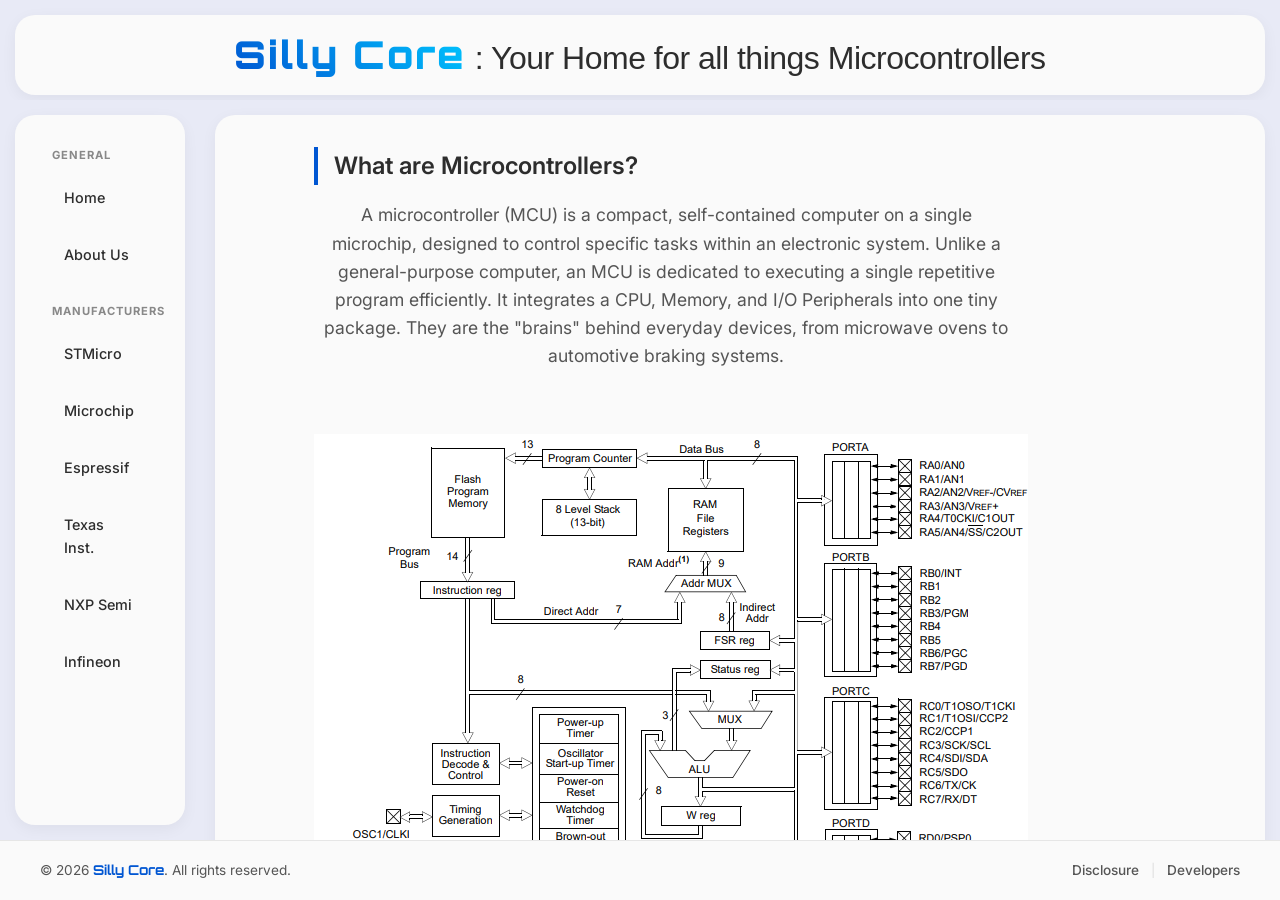
<file: index.html>
<!DOCTYPE html>
<html lang="en">
<head>
    <meta charset="utf-8">
    <title>Silly Core: Microcontroller Hub</title>
    <style>
        html, body {
            height: 100%;
            margin: 0;
            padding: 0;
            overflow: hidden; /* Prevents double scrollbars */
        }
    </style>
</head>

<frameset rows="100, *, 60" border="0" frameborder="0" framespacing="0" style="background-color: #E8EAF6;">
    
    <frame src="header.html" name="headArea" scrolling="no" noresize>
    
    <frameset cols="200, *" border="0" frameborder="0" framespacing="0">
        <frame src="sidebar.html" name="sidebar" noresize>
        <frame src="mainpage.html" name="mainpage">
    </frameset>

    <frame src="footer.html" name="footArea" scrolling="no" noresize>

    <noframes>
        <body>
            <p>Your browser does not support frames. Please update to a browser from this century.</p>
        </body>
    </noframes>
</frameset>
</html>
</file>
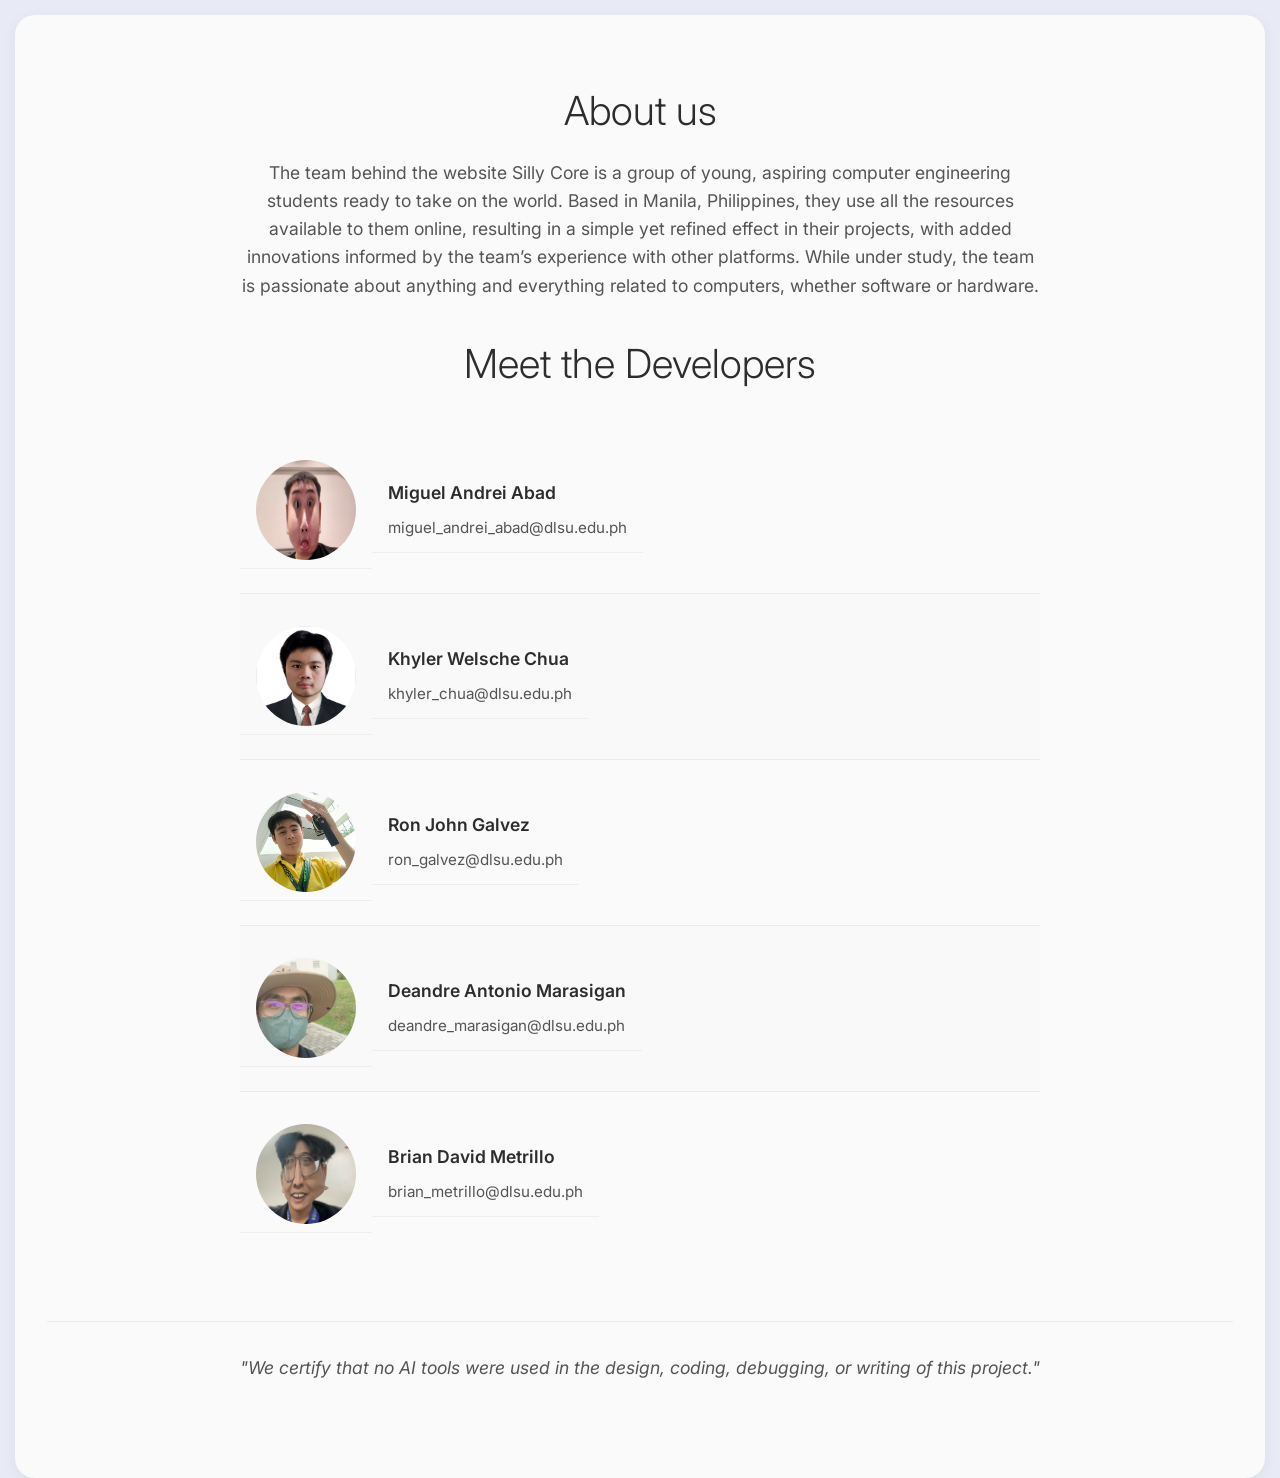
<file: aboutpage.html>
<!DOCTYPE html>
<html lang="en">
<head>
     <meta charset="UTF-8">
        <meta http-equiv="X-UA-Compatible" content="IE=edge"> 
    <meta name="viewport" content="width=device-width, initial-scale=1.0">
    <title>About</title>
    <link rel="stylesheet" href="css/style.css">
    <link href="https://fonts.googleapis.com/css2?family=Inter:wght@300;400;600&display=swap" rel="stylesheet">
</head>
<body class="about-page">
    <h1>About us</h1>
    <p>The team behind the website Silly Core is a group of young, aspiring computer engineering students ready to take on the world. Based in Manila, Philippines, they use all the resources available to them online, resulting in a simple yet refined effect in their projects, with added innovations informed by the team’s experience with other platforms. While under study, the team is passionate about anything and everything related to computers, whether software or hardware. </p>

    <h1>Meet the Developers</h1>
    <table>
        <tr>
            <td><img src="assets/dev_abad.jpg"></td>
            <td>
                <ul>
                    <li>Miguel Andrei Abad</li>
                    <li>miguel_andrei_abad@dlsu.edu.ph</li>
                </ul>
            </td>
        </tr>
        <tr>
            <td><img src="assets/dev_chua.png"></td>
            <td>
                <ul>
                    <li>Khyler Welsche Chua</li>
                    <li>khyler_chua@dlsu.edu.ph</li>
                </ul>
            </td>
        </tr>
        <tr>
            <td><img src="assets/dev_galvez.jpg"></td>
            <td>
                <ul>
                    <li>Ron John Galvez</li>
                    <li>ron_galvez@dlsu.edu.ph</li>
                </ul>
            </td>
        </tr>
        <tr>
            <td><img src="assets/dev_marasigan.jpg"></td>
            <td>
                <ul>
                    <li>Deandre Antonio Marasigan</li>
                    <li>deandre_marasigan@dlsu.edu.ph</li>
                </ul>
            </td>
        </tr>
        <tr>
            <td><img src="assets/dev_metrillo.jpg"></td>
            <td>
                <ul>
                    <li>Brian David Metrillo</li>
                    <li>brian_metrillo@dlsu.edu.ph</li>
                </ul>
            </td>
        </tr>
    </table>

    <div class="declaration">
        <p>"We certify that no AI tools were used in the design, coding, debugging, or writing of this project."</p>
    </div>

</body>
</html>
</file>
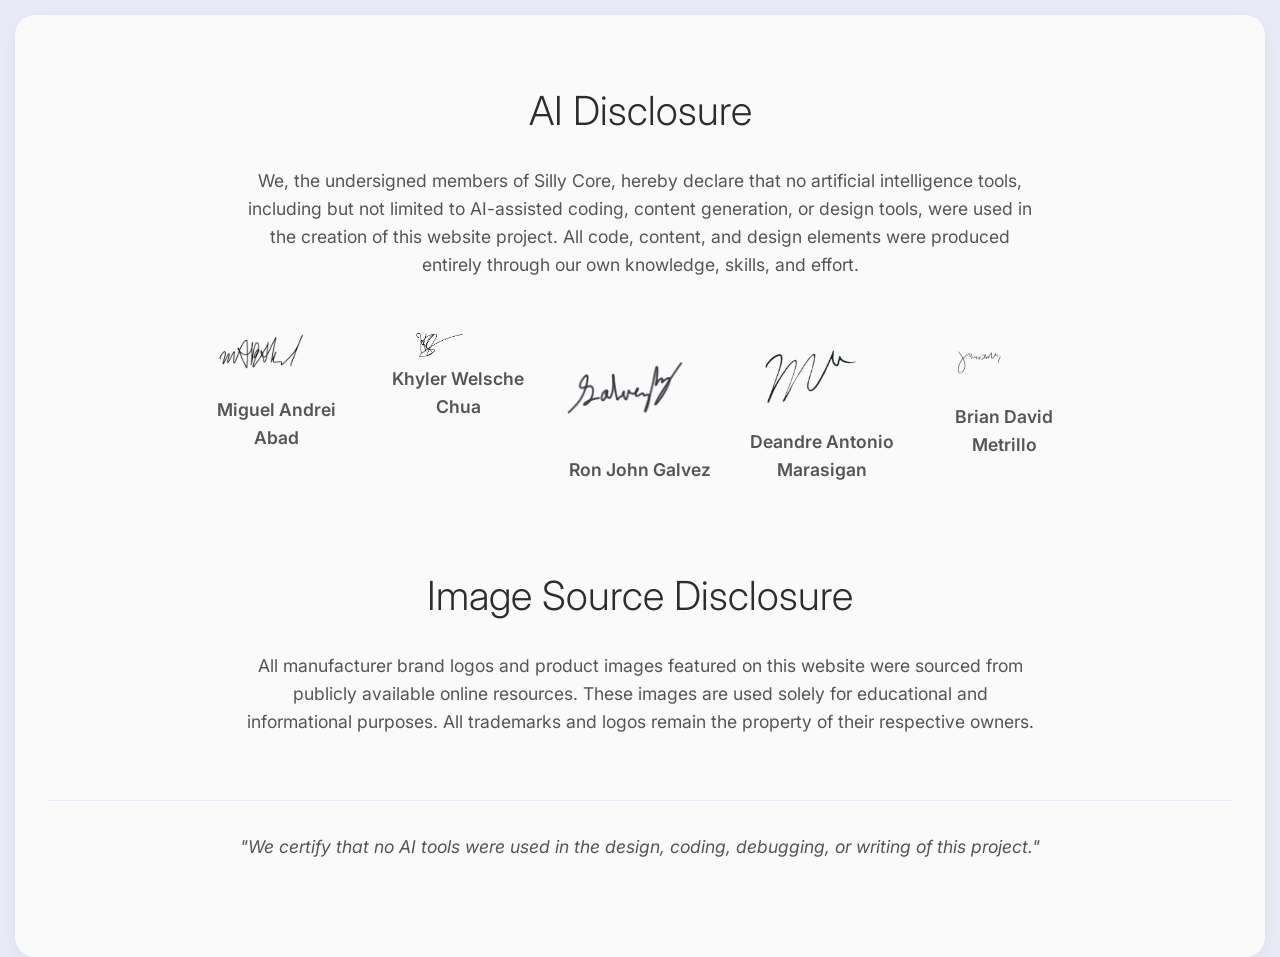
<file: disclosure.html>
<!DOCTYPE html>
<html lang="en">
<head>
     <meta charset="UTF-8">
        <meta http-equiv="X-UA-Compatible" content="IE=edge"> 
    <meta name="viewport" content="width=device-width, initial-scale=1.0">
    <title>Disclosure</title>
    <link rel="stylesheet" href="css/style.css">
    <link href="https://fonts.googleapis.com/css2?family=Inter:wght@300;400;600&display=swap" rel="stylesheet">
</head>
<body class="disclosure-page">
    <h1>AI Disclosure</h1>
    <p>We, the undersigned members of Silly Core, hereby declare that no artificial intelligence tools, including but not limited to AI-assisted coding, content generation, or design tools, were used in the creation of this website project. All code, content, and design elements were produced entirely through our own knowledge, skills, and effort.</p>

    <div class="signatures">
        <div class="signature-item">
            <img src="assets/signature_abad.png" alt="Signature of Miguel Andrei Abad">
            <p>Miguel Andrei Abad</p>
        </div>
        <div class="signature-item">
            <img src="assets/signature_chua.png" alt="Signature of Khyler Welsche Chua">
            <p>Khyler Welsche Chua</p>
        </div>
        <div class="signature-item">
            <img src="assets/signature_galvez.png" alt="Signature of Ron John Galvez">
            <p>Ron John Galvez</p>
        </div>
        <div class="signature-item">
            <img src="assets/signature_marasigan.png" alt="Signature of Deandre Antonio Marasigan">
            <p>Deandre Antonio Marasigan</p>
        </div>
        <div class="signature-item">
            <img src="assets/signature_metrillo.png" alt="Signature of Brian David Metrillo">
            <p>Brian David Metrillo</p>
        </div>
    </div>

    <h1>Image Source Disclosure</h1>
    <p>All manufacturer brand logos and product images featured on this website were sourced from publicly available online resources. These images are used solely for educational and informational purposes. All trademarks and logos remain the property of their respective owners.</p>

    <div class="declaration">
        <p>"We certify that no AI tools were used in the design, coding, debugging, or writing of this project."</p>
    </div>

</body>
</html>
</file>
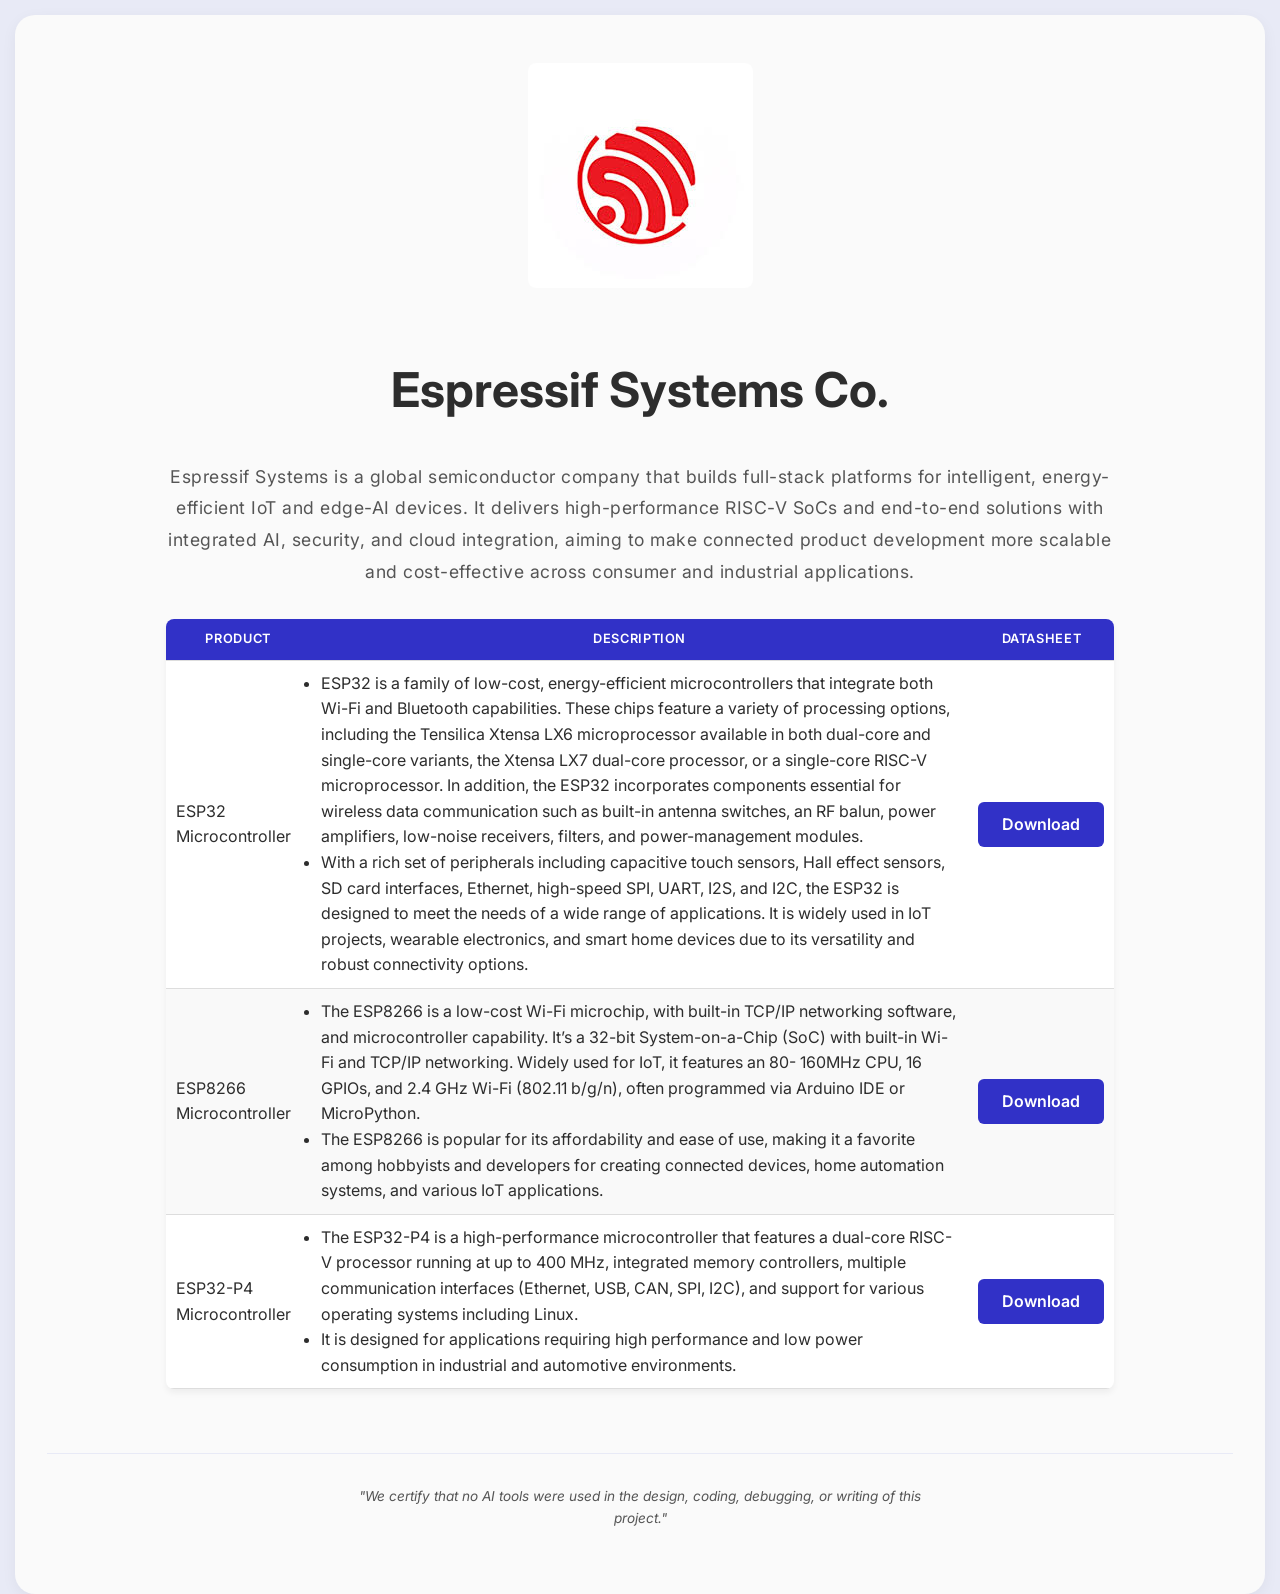
<file: expressif.html>
<!DOCTYPE html>
<html lang="en">
<head>
    <meta charset="UTF-8">
        <meta http-equiv="X-UA-Compatible" content="IE=edge"> 
    <meta name="viewport" content="width=device-width, initial-scale=1.0">
    <title>Espressif</title>
    <link rel="stylesheet" href="css/style.css">
    <link href="https://fonts.googleapis.com/css2?family=Inter:wght@300;400;600&display=swap" rel="stylesheet">
</head>

<body class="manufacturer-page">
    <img class = "expressifLogo" src="assets/expressif.jpg" alt="logo">
      <h1>Espressif Systems Co.</h1>    
     <p class = "description1">Espressif Systems is a global semiconductor company that builds full-stack platforms for intelligent, energy-efficient IoT and edge-AI devices. It delivers high-performance RISC-V SoCs and end-to-end solutions with integrated AI, security, and cloud integration, aiming to make connected product development more scalable and cost-effective across consumer and industrial applications.
     </p>
  
      <table class = "products">
                    <thead>
                        <tr>
                            <th>Product</th>
                            <th>Description</th>
                            <th>Datasheet</th>
                        </tr>
                    </thead>
                    <tbody>
                        <tr><td>ESP32 Microcontroller </td>
                            <td>
                                <ul>
                                <li>ESP32 is a family of low-cost, energy-efficient microcontrollers that integrate both Wi-Fi and Bluetooth capabilities. These chips feature a variety of processing options, including the Tensilica Xtensa LX6 microprocessor available in both dual-core and single-core variants, the Xtensa LX7 dual-core processor, or a single-core RISC-V microprocessor. In addition, the ESP32 incorporates components essential for wireless data communication such as built-in antenna switches, an RF balun, power amplifiers, low-noise receivers, filters, and power-management modules. </li>
                                <li>  With a rich set of peripherals including capacitive touch sensors, Hall effect sensors, SD card interfaces, Ethernet, high-speed SPI, UART, I2S, and I2C, the ESP32 is designed to meet the needs of a wide range of applications. It is widely used in IoT projects, wearable electronics, and smart home devices due to its versatility and robust connectivity options.    </li>
                               </ul></td>
                            </td>
                            <td><a href="https://documentation.espressif.com/esp32_datasheet_en.pdf" target="_blank">Download</a> </td>
                        </tr>
                        <tr><td>ESP8266 Microcontroller </td>
                            <td>
                                <ul>
                                <li> The ESP8266 is a low-cost Wi-Fi microchip, with built-in TCP/IP networking software, and microcontroller capability. It’s a 32-bit System-on-a-Chip (SoC) with built-in Wi-Fi and TCP/IP networking. Widely used for IoT, it features an 80- 160MHz CPU, 16 GPIOs, and 2.4 GHz Wi-Fi (802.11 b/g/n), often programmed via Arduino IDE or MicroPython.</li>
                                <li>  The ESP8266 is popular for its affordability and ease of use, making it a favorite among hobbyists and developers for creating connected devices, home automation systems, and various IoT applications.    </li>
                                </ul>
                            </td>
                            <td><a href="https://documentation.espressif.com/0a-esp8266ex_datasheet_en.pdf" target="_blank">Download</a> </td>
                            
                        <tr><td>ESP32-P4 Microcontroller</td>
                            <td>
                                <ul>
                                <li>The ESP32-P4 is a high-performance microcontroller that features a dual-core RISC-V processor running at up to 400 MHz, integrated memory controllers, multiple communication interfaces (Ethernet, USB, CAN, SPI, I2C), and support for various operating systems including Linux.</li>
                                <li>It is designed for applications requiring high performance and low power consumption in industrial and automotive environments.</li>
                               </ul></td>
                            </td>
                            <td><a href="https://documentation.espressif.com/esp32-p4_datasheet_en.pdf" target="_blank">Download</a> </td>
                        </tr>
                        
                </table>

    <div class="declaration">
        <p>"We certify that no AI tools were used in the design, coding, debugging, or writing of this project."</p>
    </div>

</body>
</html>
</file>
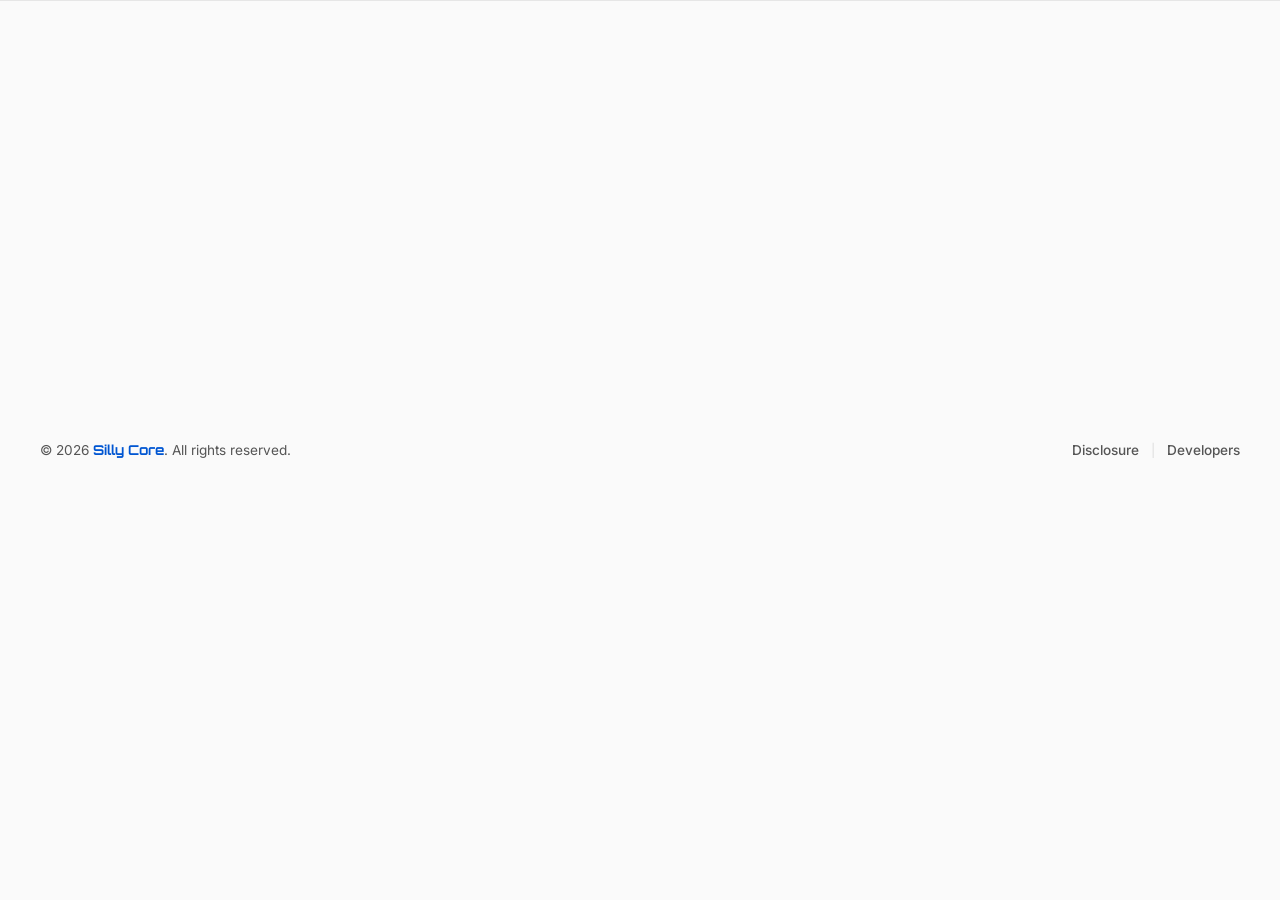
<file: footer.html>
<!DOCTYPE html>
<html lang="en">
<head>
    <meta charset="utf-8">
    <title>Footer</title>
    <meta name="viewport" content="width=device-width, initial-scale=1.0">
    
    <link rel="stylesheet" href="css/style.css">
    
    <link href="https://fonts.googleapis.com/css2?family=Inter:wght@400;600&family=Orbitron:wght@700&display=swap" rel="stylesheet">
</head>
<body class="footer-page">

    <div class="footer-content">
        <p class="copyright">
            &copy; 2026 <span class="brand">Silly Core</span>. All rights reserved.
        </p>

        <div class="footer-links">
            <a href="disclosure.html" target="mainpage">Disclosure</a> 
            <span class="separator">|</span>
            <a href="aboutpage.html" target="mainpage">Developers</a> 
        </div>
    </div>

</body>
</html>
</file>
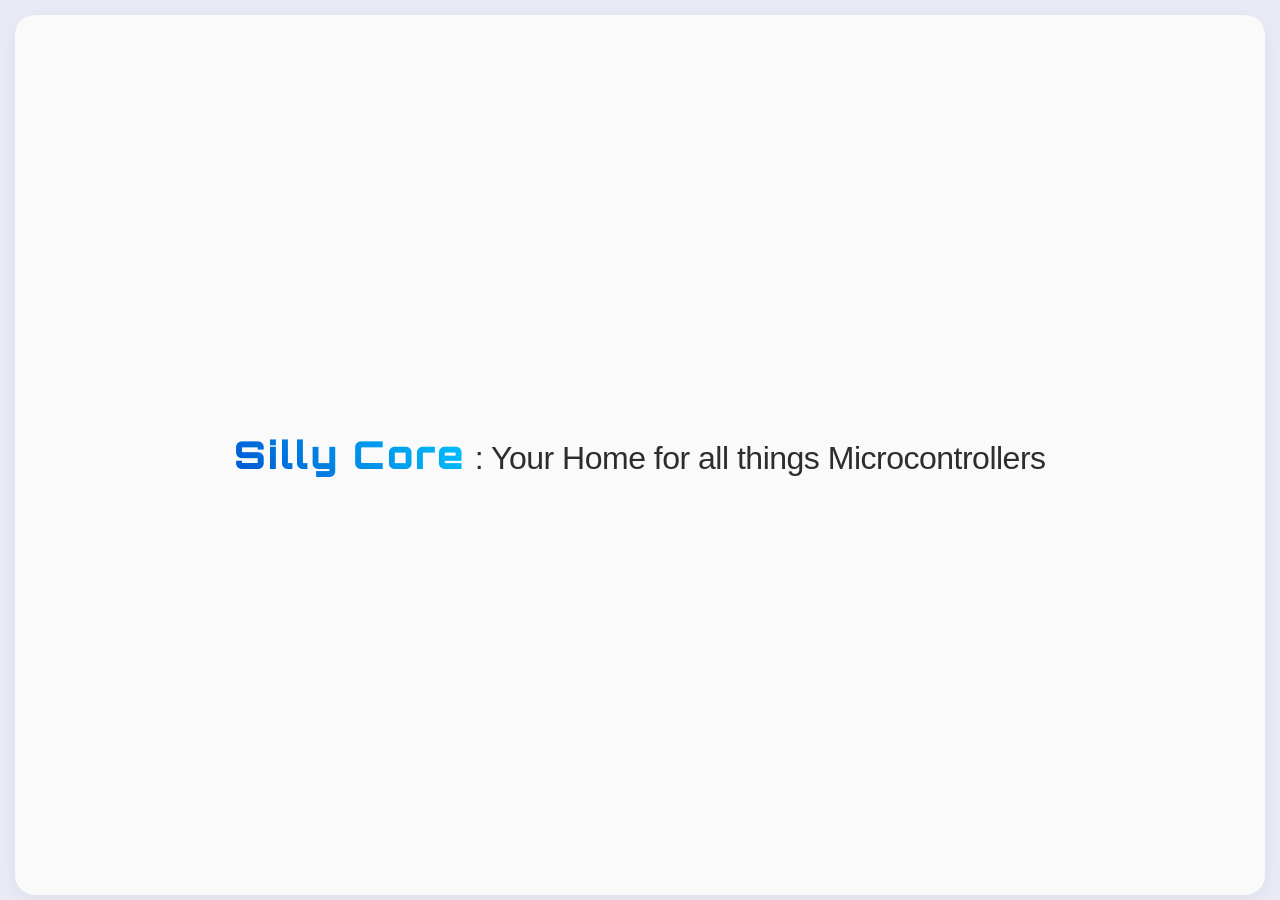
<file: header.html>
<!DOCTYPE html>
<html lang="en">
<head>
    <meta charset="utf-8">
    <title>μP Header</title>
    <meta name="viewport" content="width=device-width, initial-scale=1.0">
    
    <link rel="stylesheet" href="css/style.css">
    
    <link href="https://fonts.googleapis.com/css2?family=Orbitron:wght@500;900&family=Roboto+Mono:wght@500&display=swap" rel="stylesheet">
</head>
<body class="header-page">

    <div class="container">
        <header class="main-header">
            <h1><span class="logo-symbol">Silly Core</span> : Your Home for all things Microcontrollers</h1>
        </header>
    </div>

</body>
</html>
</file>
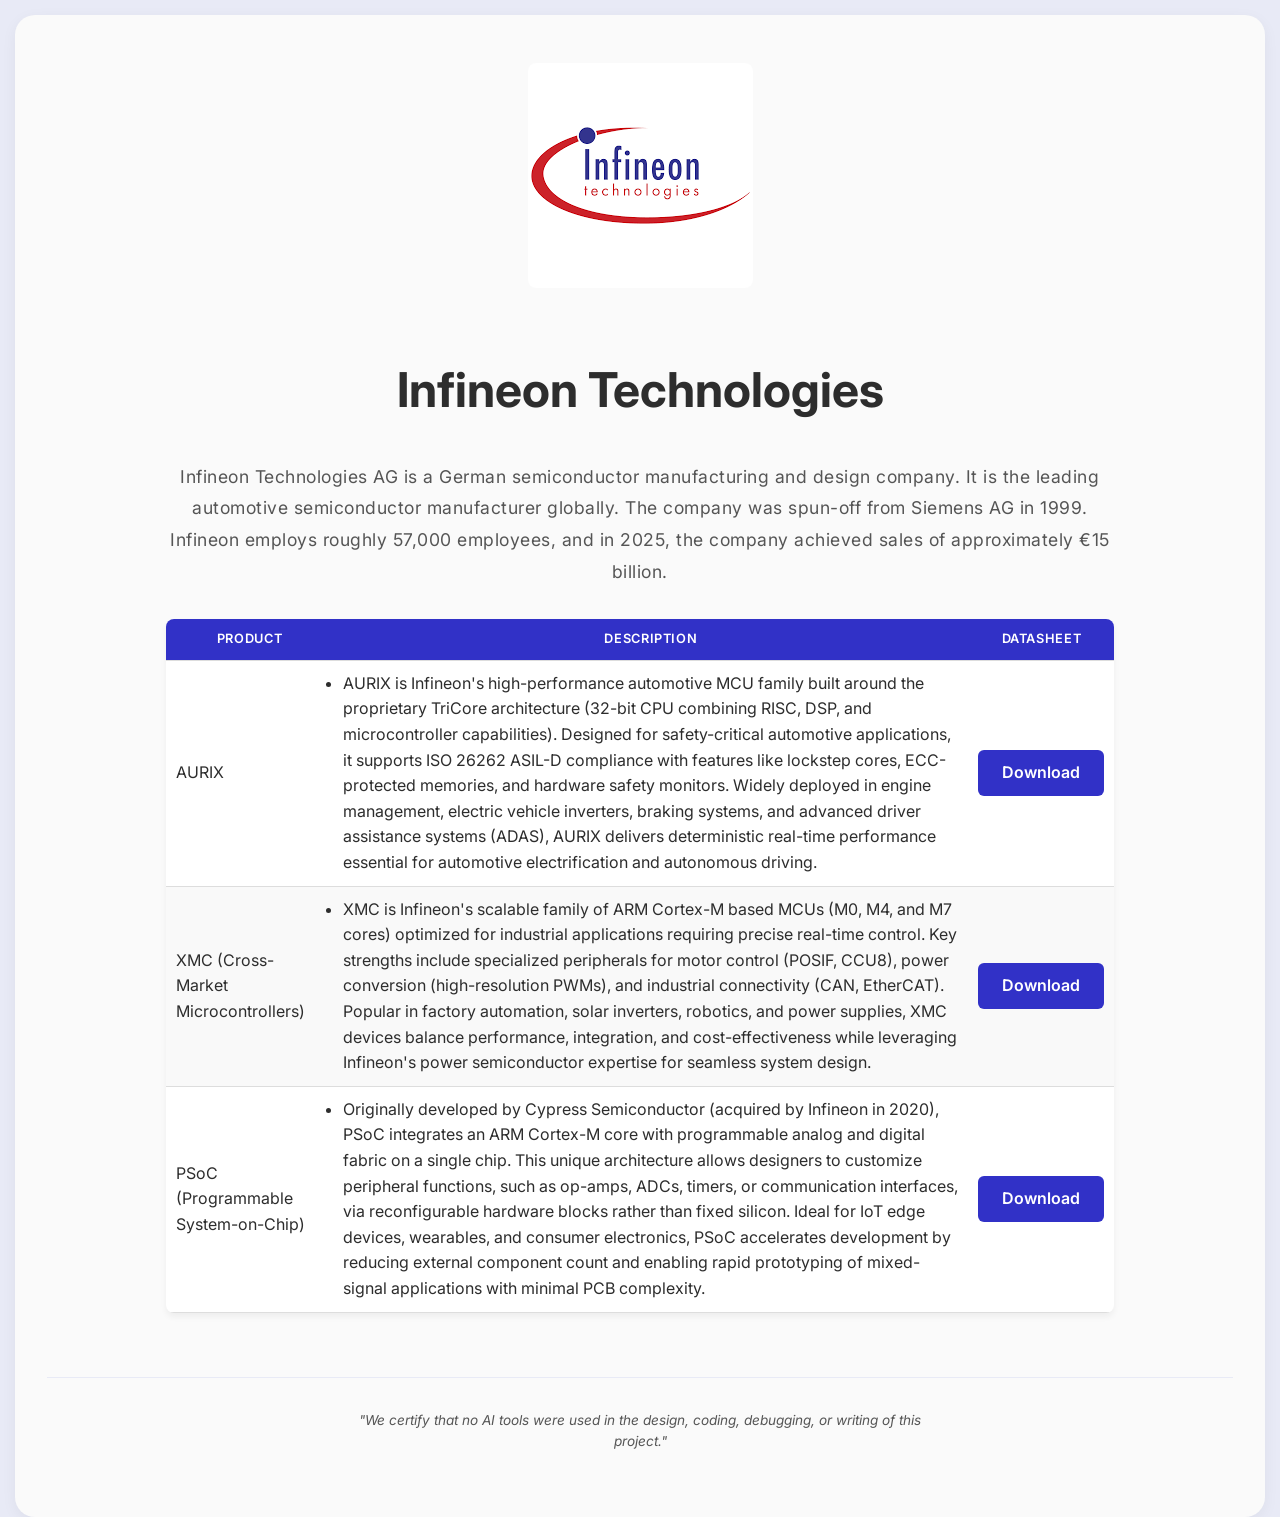
<file: infineon.html>
<!DOCTYPE html>
<html lang="en">
<head>
    <meta charset="UTF-8">
        <meta http-equiv="X-UA-Compatible" content="IE=edge"> 
    <meta name="viewport" content="width=device-width, initial-scale=1.0">
    <title>Infineon Technologies</title>
    <link rel="stylesheet" href="css/style.css">
    <link href="https://fonts.googleapis.com/css2?family=Inter:wght@300;400;600&display=swap" rel="stylesheet">
</head>

<body class="manufacturer-page">
    <img class = "infineonLogo" src="assets/infineon.png" alt="logo">
      <h1>Infineon Technologies</h1>    
     <p class = "description1">	Infineon Technologies AG is a German semiconductor manufacturing and design company. It is the leading automotive semiconductor manufacturer globally. The company was spun-off from Siemens AG in 1999. Infineon employs roughly 57,000 employees, and in 2025, the company achieved sales of approximately €15 billion.
     </p>
  
      <table class = "products">
                    <thead>
                        <tr>
                            <th>Product</th>
                            <th>Description</th>
                            <th>Datasheet</th>
                        </tr>
                    </thead>
                    <tbody>
                        <tr><td>AURIX</td>
                            <td>
                                <ul>
                                <li>AURIX is Infineon's high-performance automotive MCU family built around the proprietary TriCore architecture (32-bit CPU combining RISC, DSP, and microcontroller capabilities). Designed for safety-critical automotive applications, it supports ISO 26262 ASIL-D compliance with features like lockstep cores, ECC-protected memories, and hardware safety monitors. Widely deployed in engine management, electric vehicle inverters, braking systems, and advanced driver assistance systems (ADAS), AURIX delivers deterministic real-time performance essential for automotive electrification and autonomous driving.</li>
                               </ul></td>
                            </td>
                            <td><a href="https://documentation.infineon.com/aurixtc3xx/docs/nho1702366509393" target="_blank">Download</a> </td>
                        </tr>

                        <tr><td>XMC (Cross-Market Microcontrollers)  </td>
                            <td>
                                <ul>
                                <li>XMC is Infineon's scalable family of ARM Cortex-M based MCUs (M0, M4, and M7 cores) optimized for industrial applications requiring precise real-time control. Key strengths include specialized peripherals for motor control (POSIF, CCU8), power conversion (high-resolution PWMs), and industrial connectivity (CAN, EtherCAT). Popular in factory automation, solar inverters, robotics, and power supplies, XMC devices balance performance, integration, and cost-effectiveness while leveraging Infineon's power semiconductor expertise for seamless system design.</li>
                                </ul>
                            </td>
                            <td><a href="https://www.infineon.com/assets/row/public/documents/30/49/infineon-xmc7200-datasheet-datasheet-en.pdf" target="_blank">Download</a> </td>
                         </tr>

                           <tr><td>PSoC (Programmable System-on-Chip) </td>
                            <td>
                                <ul>
                                <li>Originally developed by Cypress Semiconductor (acquired by Infineon in 2020), PSoC integrates an ARM Cortex-M core with programmable analog and digital fabric on a single chip. This unique architecture allows designers to customize peripheral functions, such as op-amps, ADCs, timers, or communication interfaces, via reconfigurable hardware blocks rather than fixed silicon. Ideal for IoT edge devices, wearables, and consumer electronics, PSoC accelerates development by reducing external component count and enabling rapid prototyping of mixed-signal applications with minimal PCB complexity.</li>
                                </ul>
                            </td>
                            <td><a href="https://documentation.infineon.com/psoc6/docs/bnm1651211483724" target="_blank">Download</a> </td>
                         </tr>
                            
                       
                </table>

    <div class="declaration">
        <p>"We certify that no AI tools were used in the design, coding, debugging, or writing of this project."</p>
    </div>

</body>
</html>
</file>
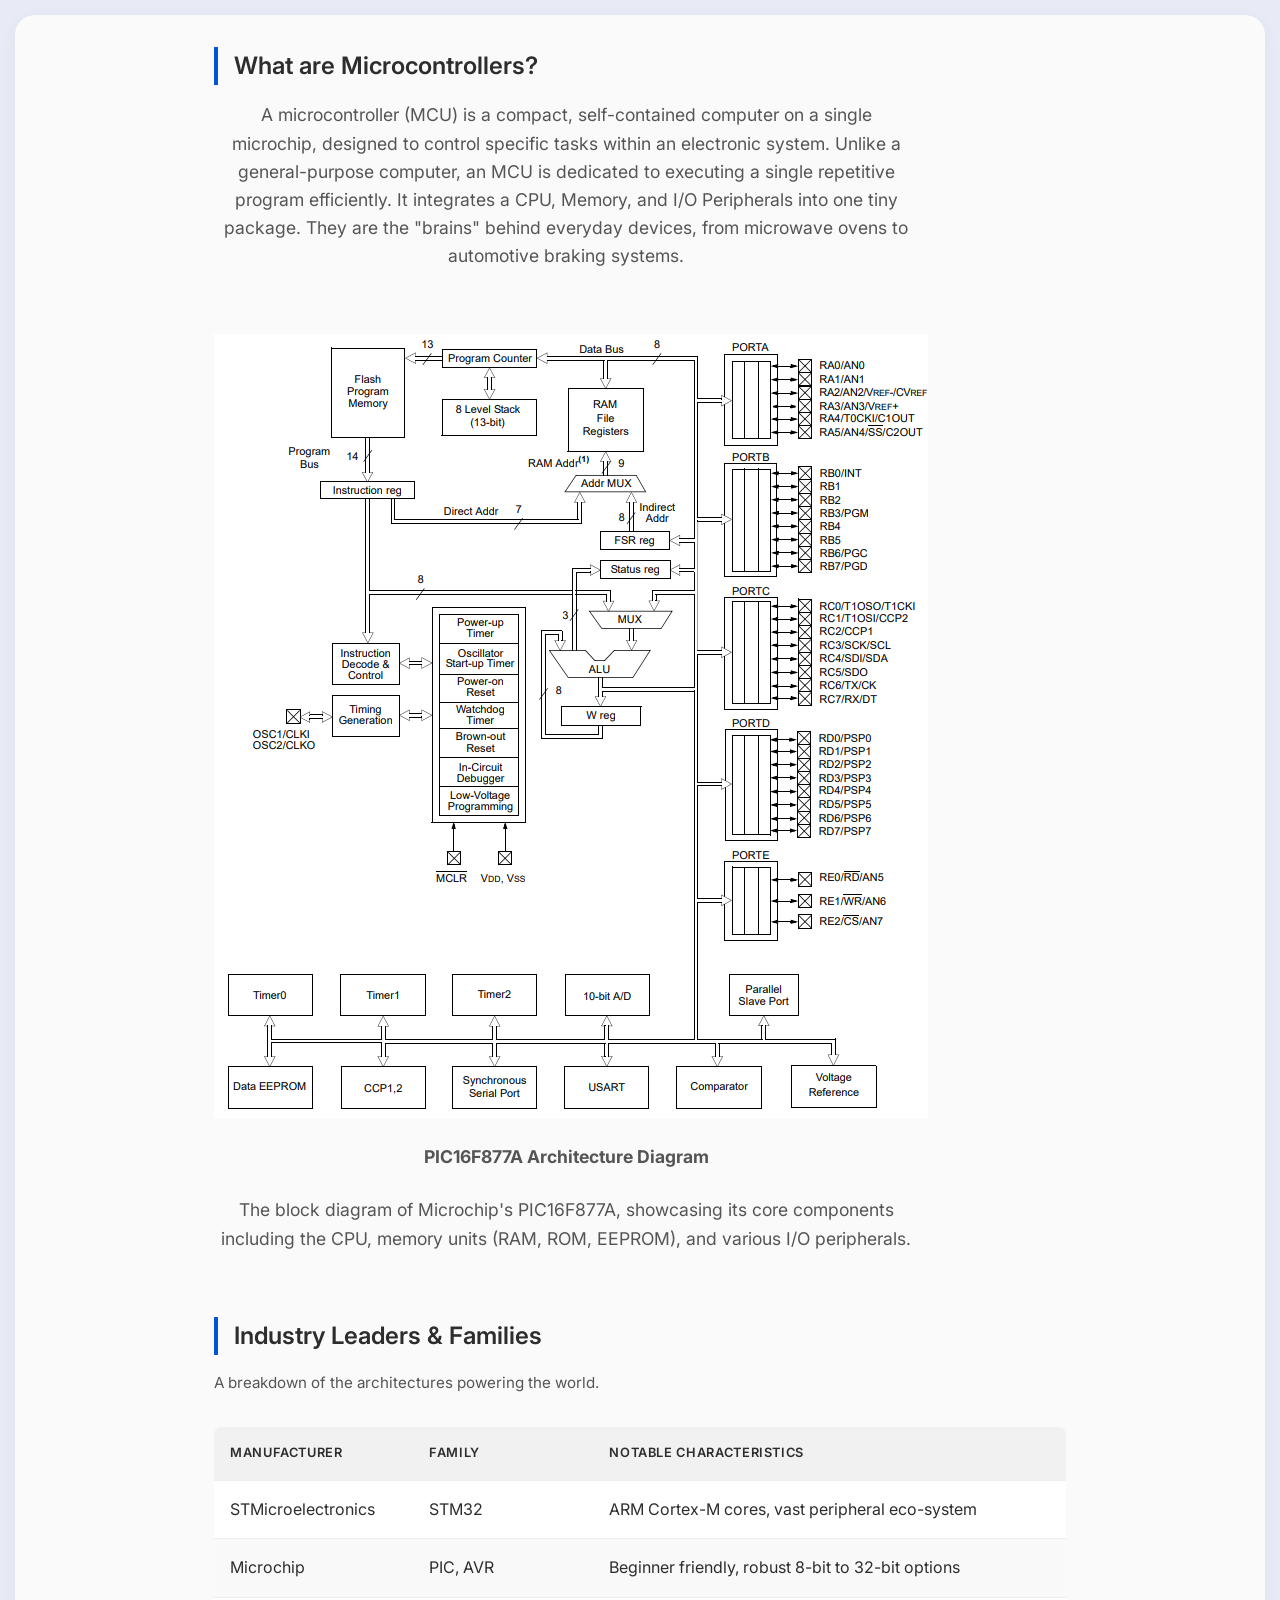
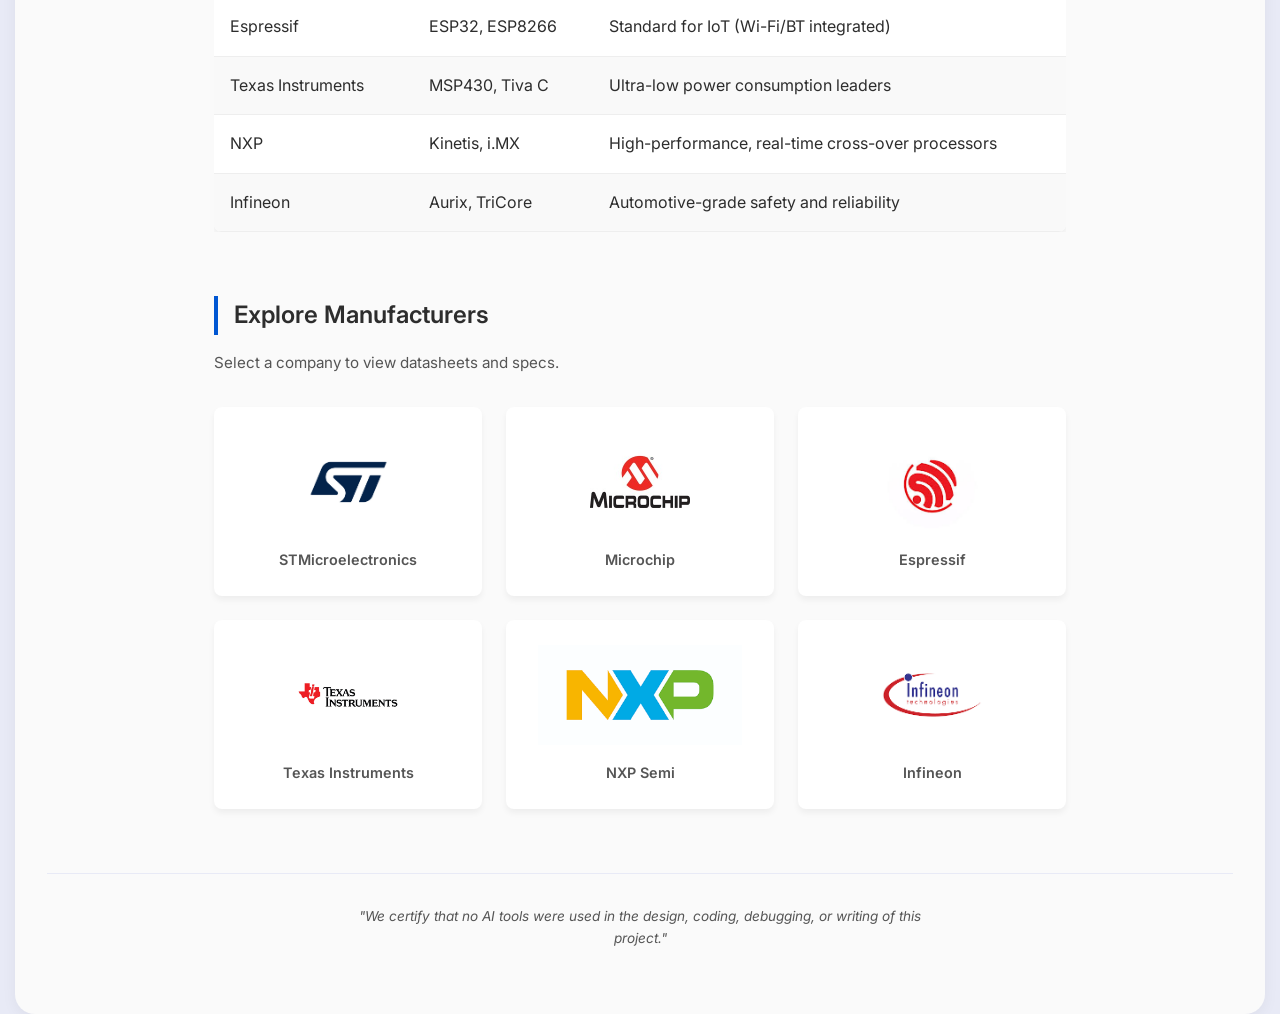
<file: mainpage.html>
<!DOCTYPE html>
<html lang="en">
<head>
    <meta charset="UTF-8">
    <meta http-equiv="X-UA-Compatible" content="IE=edge"> 
    <meta name="viewport" content="width=device-width, initial-scale=1.0">
    <title>Silly Core: Microcontroller Hub</title>
    <link rel="stylesheet" href="css/style.css">
    <link href="https://fonts.googleapis.com/css2?family=Inter:wght@300;400;600&display=swap" rel="stylesheet">
</head>
<body>

    <div class="container">
        <header class="hero-section">
            <div class="content-block">
                <h2>What are Microcontrollers?</h2>
                <p class="description">
                    A microcontroller (MCU) is a compact, self-contained computer on a single microchip, designed to control specific tasks within an electronic system. Unlike a general-purpose computer, an MCU is dedicated to executing a single repetitive program efficiently. It integrates a CPU, Memory, and I/O Peripherals into one tiny package. They are the "brains" behind everyday devices, from microwave ovens to automotive braking systems.
                </p>
            </div>
        </header>
        <img src="assets/block.png" alt="Microcontroller Architecture Diagram">
        <p class="description3">PIC16F877A Architecture Diagram </p>

         <p class="description2">The block diagram of Microchip's PIC16F877A, showcasing its core components including the CPU, memory units (RAM, ROM, EEPROM), and various I/O peripherals.

         </p>

        <section class="table-section">
            <h2>Industry Leaders & Families</h2>
            <p class="subtitle">A breakdown of the architectures powering the world.</p>
            
            <div class="table-wrapper">
                <table>
                    <thead>
                        <tr>
                            <th>Manufacturer</th>
                            <th>Family</th>
                            <th>Notable Characteristics</th>
                        </tr>
                    </thead>
                    <tbody>
                        <tr><td>STMicroelectronics</td><td>STM32</td><td>ARM Cortex-M cores, vast peripheral eco-system</td></tr>
                        <tr><td>Microchip</td><td>PIC, AVR</td><td>Beginner friendly, robust 8-bit to 32-bit options</td></tr>
                        <tr><td>Espressif</td><td>ESP32, ESP8266</td><td>Standard for IoT (Wi-Fi/BT integrated)</td></tr>
                        <tr><td>Texas Instruments</td><td>MSP430, Tiva C</td><td>Ultra-low power consumption leaders</td></tr>
                        <tr><td>NXP</td><td>Kinetis, i.MX</td><td>High-performance, real-time cross-over processors</td></tr>
                        <tr><td>Infineon</td><td>Aurix, TriCore</td><td>Automotive-grade safety and reliability</td></tr>
                    </tbody>
                </table>
            </div>
        </section>

        <section class="grid-section">
            <h2>Explore Manufacturers</h2>
            <p class="subtitle">Select a company to view datasheets and specs.</p>

            <div class="grid-container">
                <a href="stmicro.html" class="brand-card">
                    <div class="card-image">
                        <img src="assets/stm.jpg" alt="STMicroelectronics Board">
                    </div>
                    <span class="brand-name">STMicroelectronics</span>
                </a>

                <a href="microchip.html" class="brand-card">
                    <div class="card-image">
                        <img src="assets/microchip.jpg" alt="Microchip Technology Chip">
                    </div>
                    <span class="brand-name">Microchip</span>
                </a>

                <a href="expressif.html" class="brand-card">
                    <div class="card-image">
                        <img src="assets/expressif.jpg" alt="Espressif Chip">
                    </div>
                    <span class="brand-name">Espressif</span>
                </a>

                <a href="texas.html" class="brand-card">
                    <div class="card-image">
                        <img src="assets/TI.jpg" alt="Texas Instruments Logo">
                    </div>
                    <span class="brand-name">Texas Instruments</span>
                </a>

                 <a href="nxp.html" class="brand-card">
                    <div class="card-image">
                        <img src="assets/nxp.png" alt="NXP Logo">
                    </div>
                    <span class="brand-name">NXP Semi</span>
                </a>

                 <a href="infineon.html" class="brand-card">
                    <div class="card-image">
                        <img src="assets/infineon.png" alt="Infineon Logo">
                    </div>
                    <span class="brand-name">Infineon</span>
                </a>
            </div>
        </section>
    </div>

    <div class="declaration">
        <p>"We certify that no AI tools were used in the design, coding, debugging, or writing of this project."</p>
    </div>

</body>
</html>
</file>
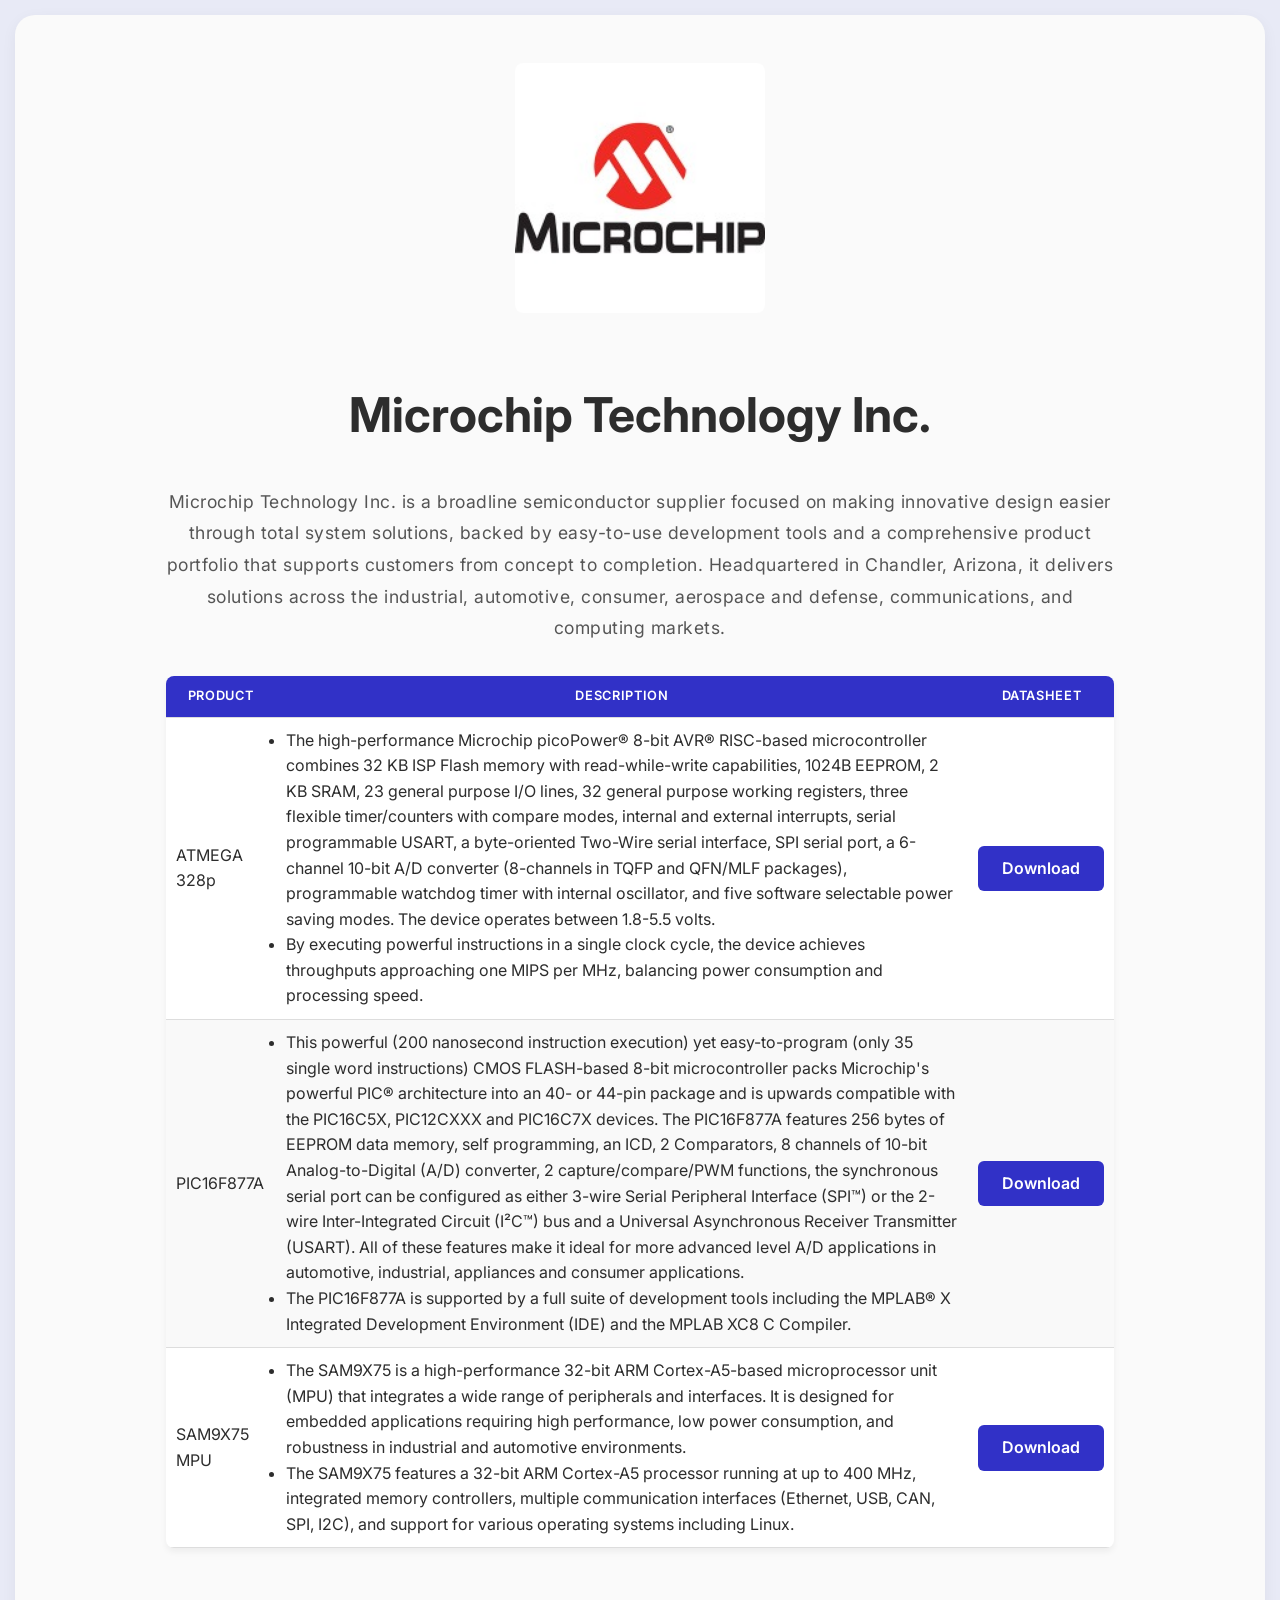
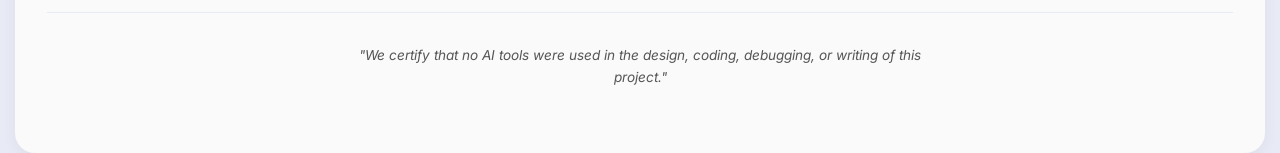
<file: microchip.html>
<!DOCTYPE html>
<html lang="en">
<head>
    <meta charset="UTF-8">
        <meta http-equiv="X-UA-Compatible" content="IE=edge"> 
    <meta name="viewport" content="width=device-width, initial-scale=1.0">
    <title>Microchip</title>
    <link rel="stylesheet" href="css/style.css">
    <link href="https://fonts.googleapis.com/css2?family=Inter:wght@300;400;600&display=swap" rel="stylesheet">
</head>

<body class="manufacturer-page">
    <img class = "microchipLogo" src="assets/microchip.jpg" alt="logo">
      <h1>Microchip Technology Inc.</h1>    
     <p class = "description1">	Microchip Technology Inc. is a broadline semiconductor supplier focused on making innovative design easier through total system solutions, backed by easy-to-use development tools and a comprehensive product portfolio that supports customers from concept to completion. Headquartered in Chandler, Arizona, it delivers solutions across the industrial, automotive, consumer, aerospace and defense, communications, and computing markets.
     </p>
  
      <table class = "products">
                    <thead>
                        <tr>
                            <th>Product</th>
                            <th>Description</th>
                            <th>Datasheet</th>
                        </tr>
                    </thead>
                    <tbody>
                        <tr><td>ATMEGA 328p </td>
                            <td>
                                <ul>
                                <li>The high-performance Microchip picoPower® 8-bit AVR® RISC-based microcontroller combines 32 KB ISP Flash memory with read-while-write capabilities, 1024B EEPROM, 2 KB SRAM, 23 general purpose I/O lines, 32 general purpose working registers, three flexible timer/counters with compare modes, internal and external interrupts, serial programmable USART, a byte-oriented Two-Wire serial interface, SPI serial port, a 6-channel 10-bit A/D converter (8-channels in TQFP and QFN/MLF packages), programmable watchdog timer with internal oscillator, and five software selectable power saving modes. The device operates between 1.8-5.5 volts. </li>
                                <li> By executing powerful instructions in a single clock cycle, the device achieves throughputs approaching one MIPS per MHz, balancing power consumption and processing speed.    </li>
                               </ul></td>
                            </td>
                            <td><a href="https://ww1.microchip.com/downloads/en/DeviceDoc/Atmel-7810-Automotive-Microcontrollers-ATmega328P_Datasheet.pdf" target="_blank">Download</a> </td>
                        </tr>
                        <tr><td>PIC16F877A </td>
                            <td>
                                <ul>
                                <li> This powerful (200 nanosecond instruction execution) yet easy-to-program (only 35 single word instructions) CMOS FLASH-based 8-bit microcontroller packs Microchip's powerful PIC® architecture into an 40- or 44-pin package and is upwards compatible with the PIC16C5X, PIC12CXXX and PIC16C7X devices. The PIC16F877A features 256 bytes of EEPROM data memory, self programming, an ICD, 2 Comparators, 8 channels of 10-bit Analog-to-Digital (A/D) converter, 2 capture/compare/PWM functions, the synchronous serial port can be configured as either 3-wire Serial Peripheral Interface (SPI™) or the 2-wire Inter-Integrated Circuit (I²C™) bus and a Universal Asynchronous Receiver Transmitter (USART). All of these features make it ideal for more advanced level A/D applications in automotive, industrial, appliances and consumer applications.</li>
                                <li> The PIC16F877A is supported by a full suite of development tools including the MPLAB® X Integrated Development Environment (IDE) and the MPLAB XC8 C Compiler.    </li>
                                </ul>
                            </td>
                            <td><a href="https://ww1.microchip.com/downloads/en/devicedoc/39582b.pdf" target="_blank">Download</a> </td>
                            
                        <tr><td>SAM9X75 MPU</td>
                            <td>
                                <ul>
                                <li>The SAM9X75 is a high-performance 32-bit ARM Cortex-A5-based microprocessor unit (MPU) that integrates a wide range of peripherals and interfaces. It is designed for embedded applications requiring high performance, low power consumption, and robustness in industrial and automotive environments.</li>
                                <li> The SAM9X75 features a 32-bit ARM Cortex-A5 processor running at up to 400 MHz, integrated memory controllers, multiple communication interfaces (Ethernet, USB, CAN, SPI, I2C), and support for various operating systems including Linux.    </li>
                               </ul></td>
                            </td>
                            <td><a href="https://www.microchip.com/en-us/product/SAM9X75" target="_blank">Download</a> </td>
                        </tr>
                        
                </table>

    <div class="declaration">
        <p>"We certify that no AI tools were used in the design, coding, debugging, or writing of this project."</p>
    </div>

</body>
</html>
</file>
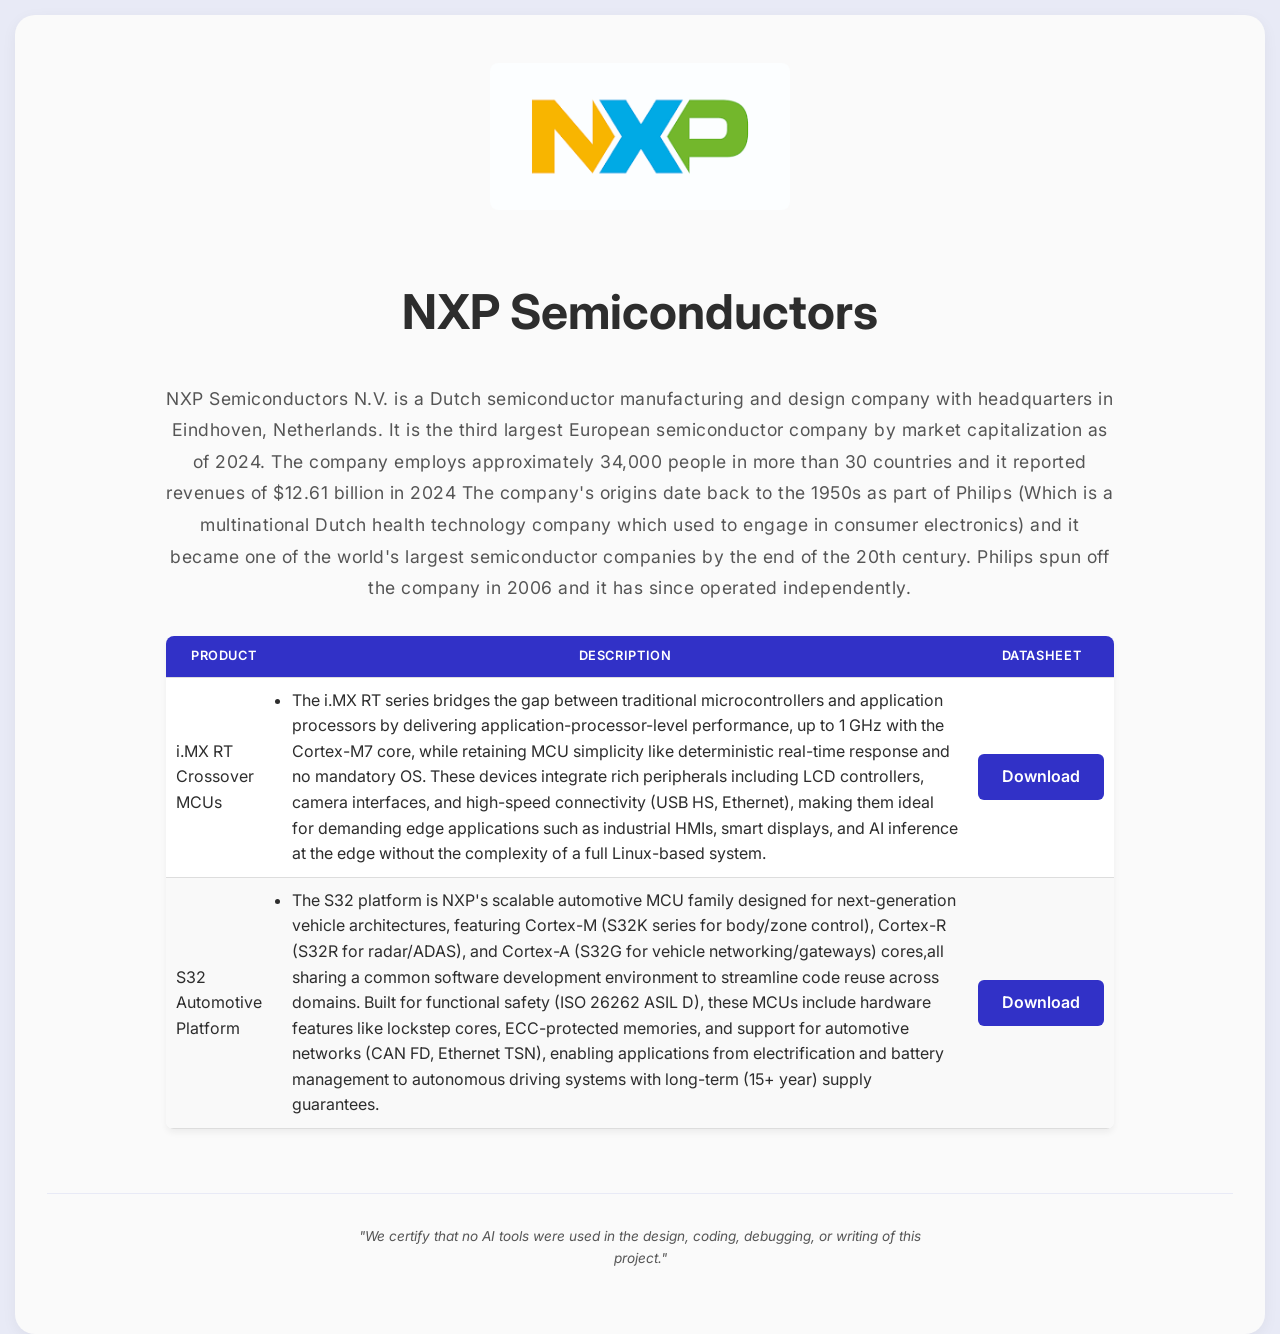
<file: nxp.html>
<!DOCTYPE html>
<html lang="en">
<head>
    <meta charset="UTF-8">
        <meta http-equiv="X-UA-Compatible" content="IE=edge"> 
    <meta name="viewport" content="width=device-width, initial-scale=1.0">
    <title>NXP Semiconductors</title>
    <link rel="stylesheet" href="css/style.css">
    <link href="https://fonts.googleapis.com/css2?family=Inter:wght@300;400;600&display=swap" rel="stylesheet">
</head>

<body class="manufacturer-page">
    <img class = "nxpLogo" src="assets/nxp.png" alt="logo">
      <h1>NXP Semiconductors</h1>    
     <p class = "description1">	NXP Semiconductors N.V. is a Dutch semiconductor manufacturing and design company with headquarters in Eindhoven, Netherlands. It is the third largest European semiconductor company by market capitalization as of 2024. The company employs approximately 34,000 people in more than 30 countries and it reported revenues of $12.61 billion in 2024 The company's origins date back to the 1950s as part of Philips (Which is a multinational Dutch health technology company which used to engage in consumer electronics) and it became one of the world's largest semiconductor companies by the end of the 20th century. Philips spun off the company in 2006 and it has since operated independently.
     </p>
  
      <table class = "products">
                    <thead>
                        <tr>
                            <th>Product</th>
                            <th>Description</th>
                            <th>Datasheet</th>
                        </tr>
                    </thead>
                    <tbody>
                        <tr><td>i.MX RT Crossover MCUs</td>
                            <td>
                                <ul>
                                <li>The i.MX RT series bridges the gap between traditional microcontrollers and application processors by delivering application-processor-level performance, up to 1 GHz with the Cortex-M7 core, while retaining MCU simplicity like deterministic real-time response and no mandatory OS. These devices integrate rich peripherals including LCD controllers, camera interfaces, and high-speed connectivity (USB HS, Ethernet), making them ideal for demanding edge applications such as industrial HMIs, smart displays, and AI inference at the edge without the complexity of a full Linux-based system.</li>
                               </ul></td>
                            </td>
                            <td><a href="https://www.digikey.com/en/htmldatasheets/production/4171369/0/0/1/mimxrt1011cae4a" target="_blank">Download</a> </td>
                        </tr>
                        <tr><td>S32 Automotive Platform  </td>
                            <td>
                                <ul>
                                <li>The S32 platform is NXP's scalable automotive MCU family designed for next-generation vehicle architectures, featuring Cortex-M (S32K series for body/zone control), Cortex-R (S32R for radar/ADAS), and Cortex-A (S32G for vehicle networking/gateways) cores,all sharing a common software development environment to streamline code reuse across domains. Built for functional safety (ISO 26262 ASIL D), these MCUs include hardware features like lockstep cores, ECC-protected memories, and support for automotive networks (CAN FD, Ethernet TSN), enabling applications from electrification and battery management to autonomous driving systems with long-term (15+ year) supply guarantees.</li>
                                </ul>
                            </td>
                            <td><a href="https://www.nxp.com.cn/docs/en/data-sheet/S32G3.pdf" target="_blank">Download</a> </td>
                            
                       
                </table>

    <div class="declaration">
        <p>"We certify that no AI tools were used in the design, coding, debugging, or writing of this project."</p>
    </div>

</body>
</html>
</file>
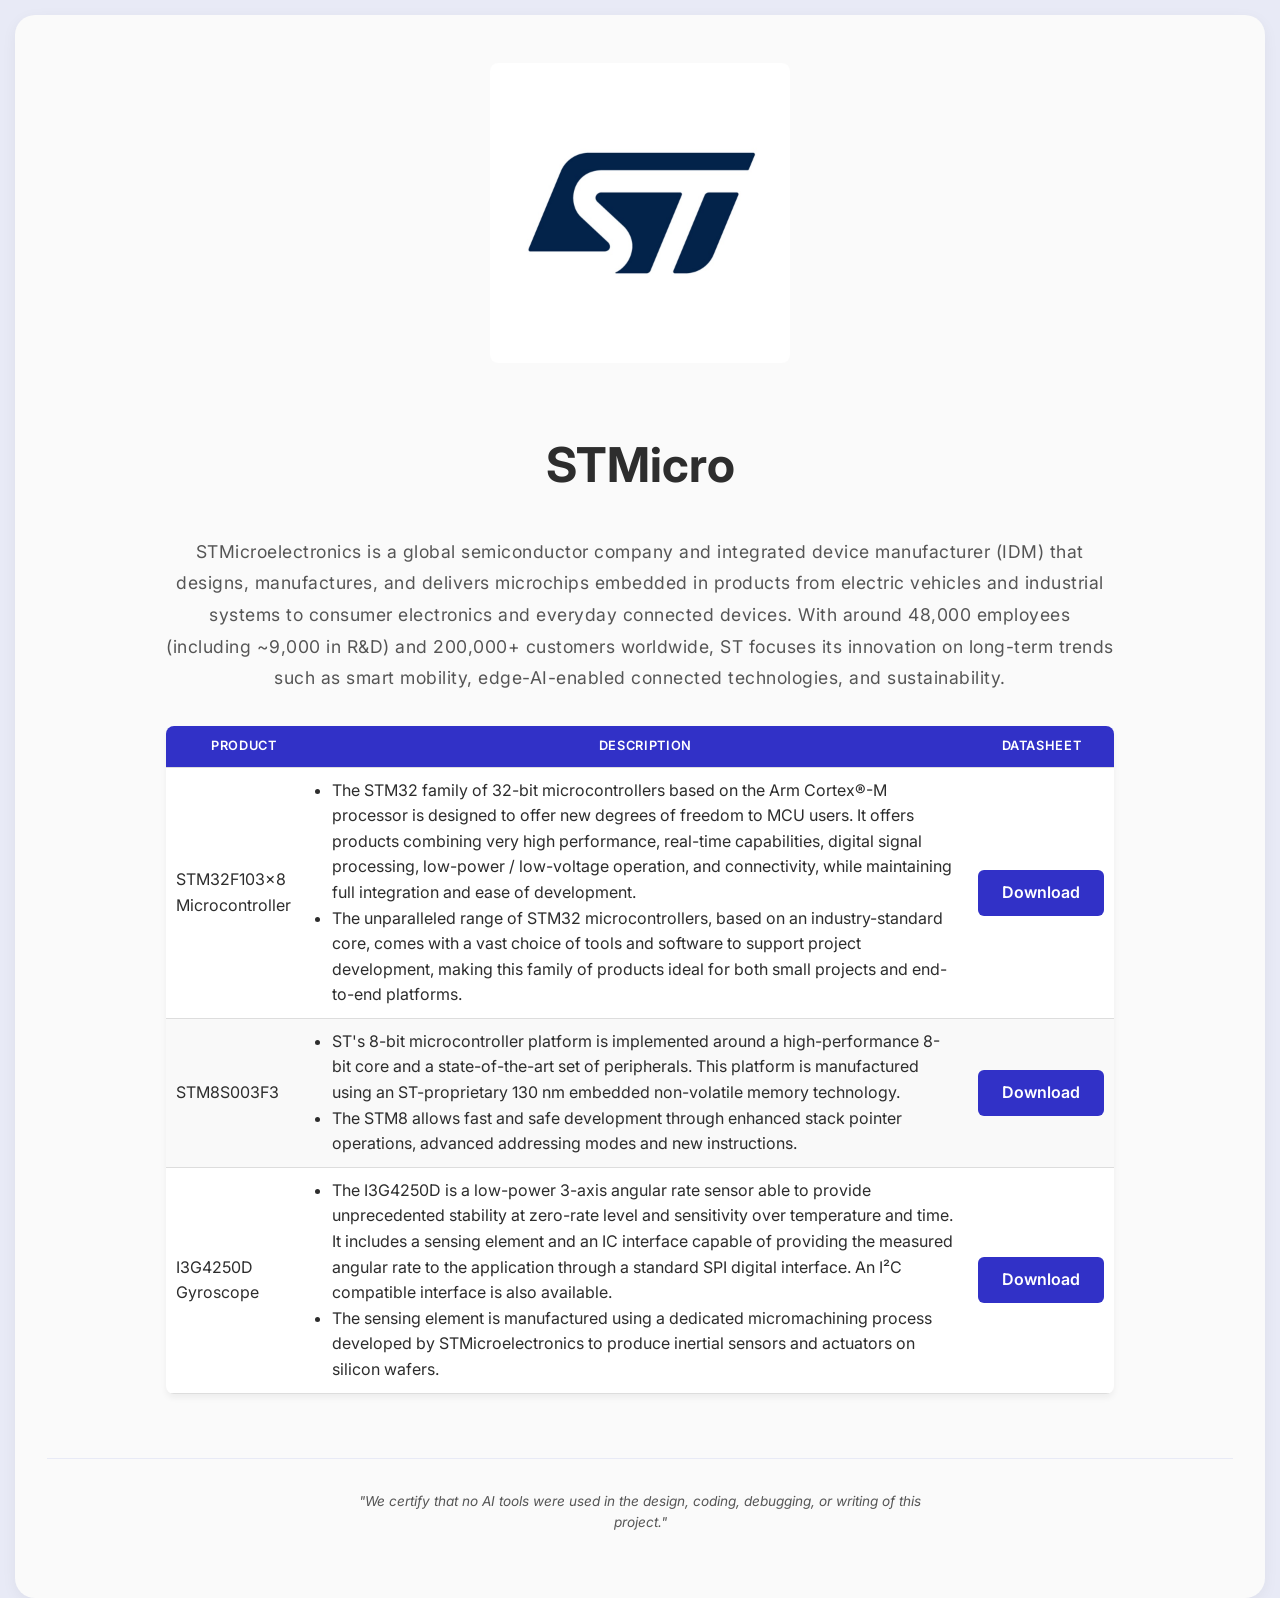
<file: stmicro.html>
<!DOCTYPE html>
<html lang="en">
<head>
    <meta charset="UTF-8">
        <meta http-equiv="X-UA-Compatible" content="IE=edge"> 
    <meta name="viewport" content="width=device-width, initial-scale=1.0">
    <title>STMicroelectronics</title>
    <link rel="stylesheet" href="css/style.css">
    <link href="https://fonts.googleapis.com/css2?family=Inter:wght@300;400;600&display=swap" rel="stylesheet">
</head>

<body class="manufacturer-page">
    <img class = "stmicrologo" src="assets/stm.jpg" alt="logo">
      <h1>STMicro</h1>

     <p class = "description1">	STMicroelectronics is a global semiconductor company and integrated device manufacturer (IDM) that designs, manufactures, and delivers microchips embedded in products from electric vehicles and industrial systems to consumer electronics and everyday connected devices. With around 48,000 employees (including ~9,000 in R&D) and 200,000+ customers worldwide, ST focuses its innovation on long-term trends such as smart mobility, edge-AI-enabled connected technologies, and sustainability.
     </p>
  
      <table class = "products">
                    <thead>
                        <tr>
                            <th>Product</th>
                            <th>Description</th>
                            <th>Datasheet</th>
                        </tr>
                    </thead>
                    <tbody>
                        <tr><td>STM32F103x8 Microcontroller </td>
                            <td>
                                <ul>
                                <li>The STM32 family of 32-bit microcontrollers based on the Arm Cortex®-M processor is designed to offer new degrees of freedom to MCU users. It offers products combining very high performance, real-time capabilities, digital signal processing, low-power / low-voltage operation, and connectivity, while maintaining full integration and ease of development. </li>
                                <li> The unparalleled range of STM32 microcontrollers, based on an industry-standard core, comes with a vast choice of tools and software to support project development, making this family of products ideal for both small projects and end-to-end platforms.     </li>
                               </ul></td>
                            </td>
                            <td><a href="https://www.st.com/resource/en/datasheet/stm32f103c8.pdf" target="_blank">Download</a> </td>
                        </tr>
                        <tr><td>STM8S003F3 </td>
                            <td>
                                <ul>
                                <li> ST's 8-bit microcontroller platform is implemented around a high-performance 8-bit core and a state-of-the-art set of peripherals. This platform is manufactured using an ST-proprietary 130 nm embedded non-volatile memory technology.</li>
                                <li> The STM8 allows fast and safe development through enhanced stack pointer operations, advanced addressing modes and new instructions.</li>
                                </ul>
                            </td>
                            <td><a href="https://www.st.com/resource/en/datasheet/stm8s003f3.pdf" target="_blank">Download</a> </td>
                            
                        <tr><td>I3G4250D Gyroscope</td>
                            <td>
                                <ul>
                                <li>The I3G4250D is a low-power 3-axis angular rate sensor able to provide unprecedented stability at zero-rate level and sensitivity over temperature and time. It includes a sensing element and an IC interface capable of providing the measured angular rate to the application through a standard SPI digital interface. An I²C compatible interface is also available. </li>
                                <li> The sensing element is manufactured using a dedicated micromachining process developed by STMicroelectronics to produce inertial sensors and actuators on silicon wafers.    </li>
                               </ul></td>
                            </td>
                            <td><a href="https://www.st.com/resource/en/datasheet/i3g4250d.pdf" target="_blank">Download</a> </td>
                        </tr>
                        
                </table>

    <div class="declaration">
        <p>"We certify that no AI tools were used in the design, coding, debugging, or writing of this project."</p>
    </div>

</body>
</html>
</file>
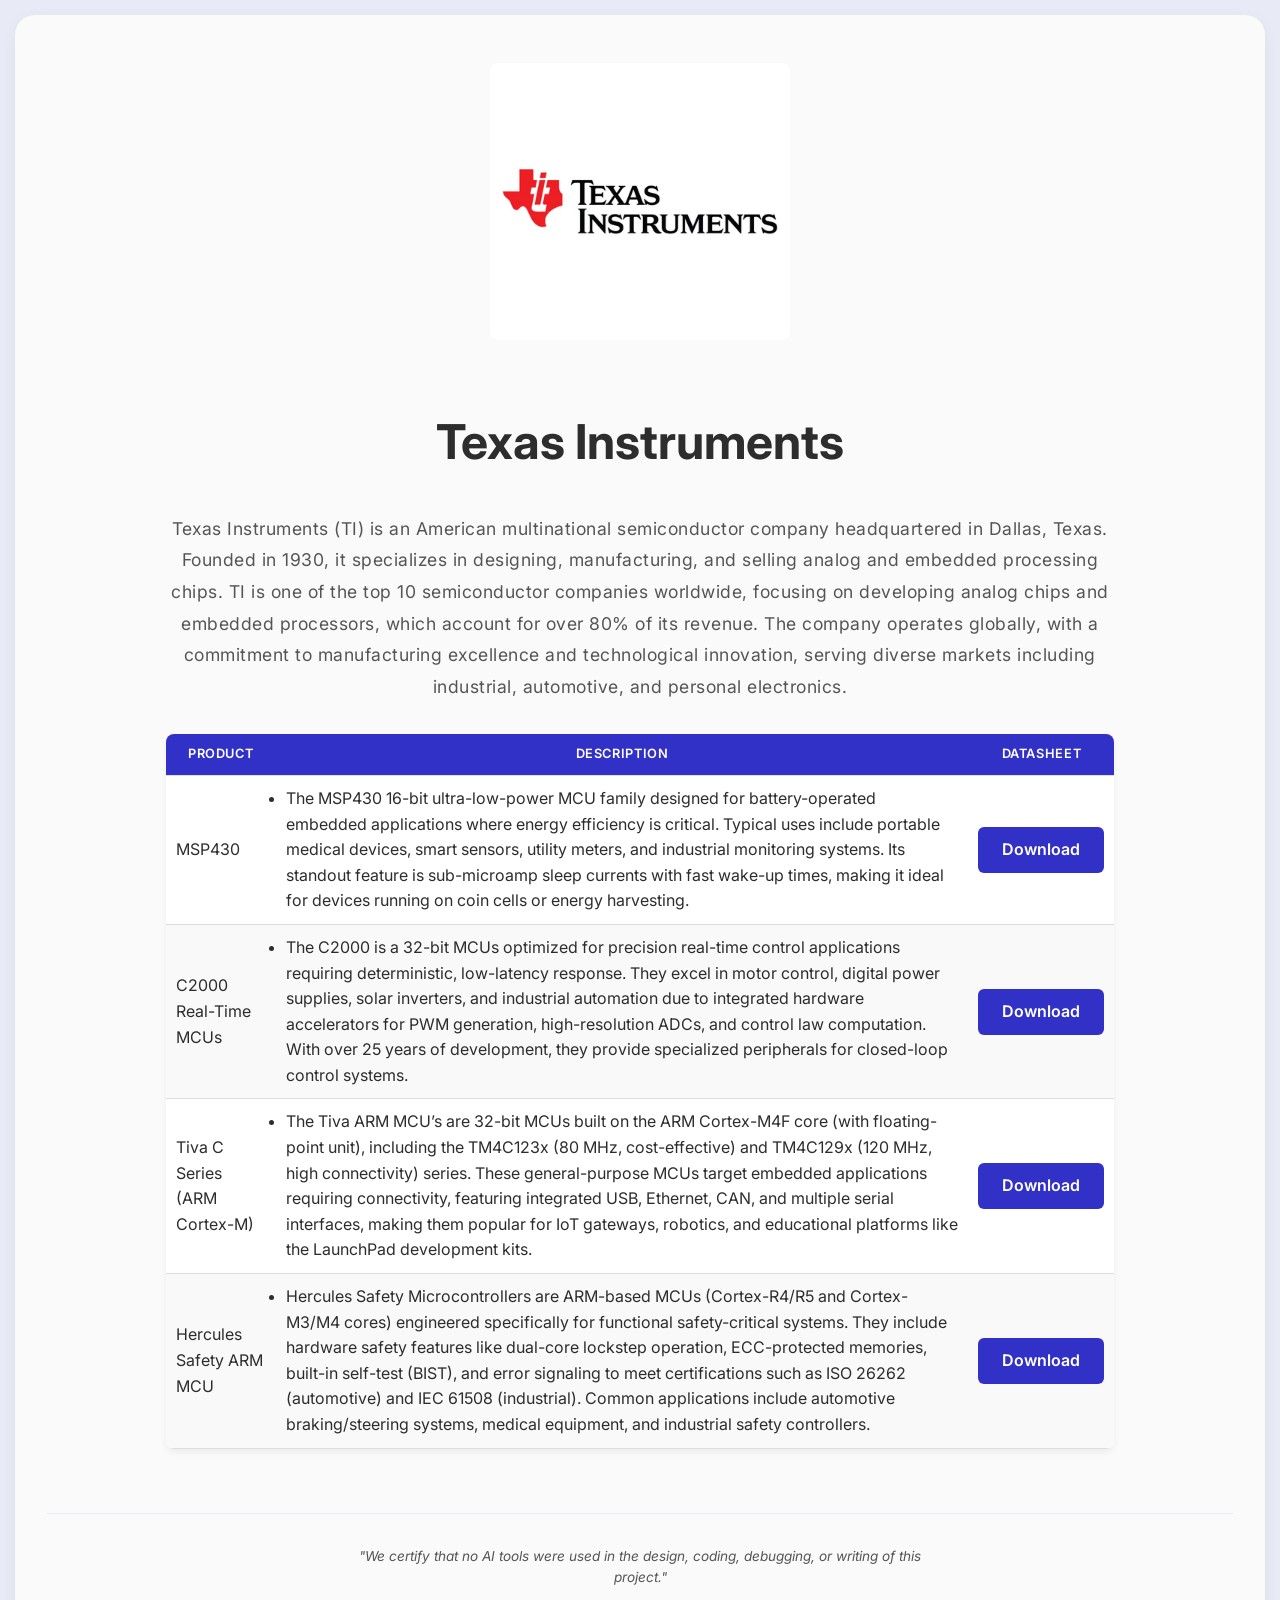
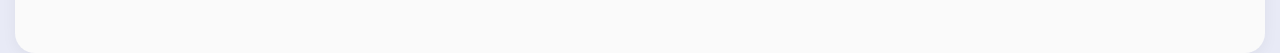
<file: texas.html>
<!DOCTYPE html>
<html lang="en">
<head>
    <meta charset="UTF-8">
        <meta http-equiv="X-UA-Compatible" content="IE=edge"> 
    <meta name="viewport" content="width=device-width, initial-scale=1.0">
    <title>Texas Instruments</title>
    <link rel="stylesheet" href="css/style.css">
    <link href="https://fonts.googleapis.com/css2?family=Inter:wght@300;400;600&display=swap" rel="stylesheet">
</head>

<body class="manufacturer-page">
    <img class = "TILogo" src="assets/TI.jpg" alt="logo">
      <h1>Texas Instruments</h1>    
     <p class = "description1">	Texas Instruments (TI) is an American multinational semiconductor company headquartered in Dallas, Texas. Founded in 1930, it specializes in designing, manufacturing, and selling analog and embedded processing chips. TI is one of the top 10 semiconductor companies worldwide, focusing on developing analog chips and embedded processors, which account for over 80% of its revenue. The company operates globally, with a commitment to manufacturing excellence and technological innovation, serving diverse markets including industrial, automotive, and personal electronics.

     </p>
  
      <table class = "products">
                    <thead>
                        <tr>
                            <th>Product</th>
                            <th>Description</th>
                            <th>Datasheet</th>
                        </tr>
                    </thead>
                    <tbody>
                        <tr><td>MSP430  </td>
                            <td>
                                <ul>
                                <li>The  MSP430  16-bit ultra-low-power MCU family designed for battery-operated embedded applications where energy efficiency is critical. Typical uses include portable medical devices, smart sensors, utility meters, and industrial monitoring systems. Its standout feature is sub-microamp sleep currents with fast wake-up times, making it ideal for devices running on coin cells or energy harvesting.</li>
                               </ul></td>
                            </td>
                            <td><a href="https://www.ti.com/lit/ds/symlink/msp430g2231.pdf" target="_blank">Download</a> </td>
                        </tr>
                        <tr><td>C2000 Real-Time MCUs </td>
                            <td>
                                <ul>
                                <li>The C2000 is a 32-bit MCUs optimized for precision real-time control applications requiring deterministic, low-latency response. They excel in motor control, digital power supplies, solar inverters, and industrial automation due to integrated hardware accelerators for PWM generation, high-resolution ADCs, and control law computation. With over 25 years of development, they provide specialized peripherals for closed-loop control systems.</li>
                                </ul>
                            </td>
                            <td><a href="https://www.digikey.com/en/htmldatasheets/production/1242269/0/0/1/c2000-concerto-mcu" target="_blank">Download</a> </td>
                            
                        <tr><td>Tiva C Series (ARM Cortex-M)</td>
                            <td>
                                <ul>
                                <li>The Tiva ARM MCU’s are 32-bit MCUs built on the ARM Cortex-M4F core (with floating-point unit), including the TM4C123x (80 MHz, cost-effective) and TM4C129x (120 MHz, high connectivity) series. These general-purpose MCUs target embedded applications requiring connectivity, featuring integrated USB, Ethernet, CAN, and multiple serial interfaces, making them popular for IoT gateways, robotics, and educational platforms like the LaunchPad development kits.</li>
                               </ul></td>
                            </td>
                            <td><a href="https://www.alldatasheet.com/datasheet-pdf/pdf/612762/TI1/TM4C123GH6PM.html" target="_blank">Download</a> </td>
                        </tr>

                          <tr><td>Hercules Safety ARM MCU</td>
                            <td>
                                <ul>
                                <li>Hercules Safety Microcontrollers are ARM-based MCUs (Cortex-R4/R5 and Cortex-M3/M4 cores) engineered specifically for functional safety-critical systems. They include hardware safety features like dual-core lockstep operation, ECC-protected memories, built-in self-test (BIST), and error signaling to meet certifications such as ISO 26262 (automotive) and IEC 61508 (industrial). Common applications include automotive braking/steering systems, medical equipment, and industrial safety controllers.</li>
                               </ul></td>
                            </td>
                            <td><a href="https://media.digikey.com/pdf/Data%20Sheets/Texas%20Instruments%20PDFs/TMS570_Hercules_MCU_Web.pdf" target="_blank">Download</a> </td>
                        </tr>
                        
                </table>

    <div class="declaration">
        <p>"We certify that no AI tools were used in the design, coding, debugging, or writing of this project."</p>
    </div>

</body>
</html>
</file>
<file: css/style.css>
:root {
    --bg-color: #FAFAFA;
    --text-main: #2D2D2D;
    --text-light: #555555;
    --accent: #0056D2;
    --card-bg: #FFFFFF;
    --shadow: 0 4px 6px rgba(0, 0, 0, 0.05);
    --shadow-hover: 0 10px 15px rgba(0, 0, 0, 0.08);
    --border-color: rgba(0,0,0,0.08);
    --font-main: 'Inter', -apple-system, BlinkMacSystemFont, "Segoe UI", Roboto, sans-serif;
    --font-tech: 'Orbitron', sans-serif;
}

* {
    box-sizing: border-box;
    margin: 0;
    padding: 0;
}

html {
    background-color: #E8EAF6;
    height: 100%;
}

body {
    font-family: var(--font-main);
    background-color: var(--bg-color);
    color: var(--text-main);
    line-height: 1.6;
    margin: 15px;
    border-radius: 20px;
    min-height: calc(100% - 30px);
    padding: 2rem;
    box-shadow: 0 4px 15px rgba(0,0,0,0.05);
}

h1 {
    font-size: 3rem;
    font-weight: 300;
    margin-top: 4rem;
    margin-bottom: 1rem;
    text-align: center;
    color: var(--text-main);
}

h2 {
    font-size: 1.5rem;
    font-weight: 600;
    margin-bottom: 1rem;
    color: var(--text-main);
    border-left: 4px solid var(--accent);
    padding-left: 1rem;
}

.container {
    max-width: 900px;
    margin: 0 auto;
    padding: 0 1.5rem;
}

.subtitle {
    color: var(--text-light);
    margin-bottom: 2rem;
    font-size: 0.95rem;
}

.accent {
    color: var(--accent);
    font-family: monospace;
    font-weight: bold;
}

.description {
    font-size: 1.1rem;
    color: var(--text-light);
    max-width: 700px;
    margin: 0 auto 4rem auto;
    text-align: center;
    margin-right: 150px;
}

.description2 {
    font-size: 1.1rem;
    color: var(--text-light);
    max-width: 700px;
    margin: 0 auto 4rem auto;
    text-align: center;
    margin-top: 25px;
    margin-right: 150px;
}

.description3 {
    font-size: 1.1rem;
    color: var(--text-light);
    max-width: 700px;
    margin: 0 auto 4rem auto;
    text-align: center;
    margin-top: 25px;
    margin-bottom: 20px;
    margin-right: 150px;
    font-weight: bold;
}

.table-section {
    margin-bottom: 4rem;
}

.table-wrapper {
    overflow-x: auto;
}

table {
    width: 100%;
    border-collapse: collapse;
    background: var(--card-bg);
    box-shadow: var(--shadow);
    border-radius: 8px;
    overflow: hidden;
}

th, td {
    padding: 1rem;
    text-align: left;
    border-bottom: 1px solid #eee;
}

th {
    background-color: #f1f1f1;
    font-weight: 600;
    text-transform: uppercase;
    font-size: 0.8rem;
    letter-spacing: 0.05em;
}

tr:nth-child(even) {
    background-color: #f9f9f9;
}

.grid-container {
    display: grid;
    grid-template-columns: repeat(auto-fill, minmax(200px, 1fr));
    gap: 1.5rem;
}

.brand-card {
    background: var(--card-bg);
    border-radius: 8px;
    text-decoration: none;
    color: var(--text-main);
    box-shadow: var(--shadow);
    transition: transform 0.2s ease, box-shadow 0.2s ease;
    display: flex;
    flex-direction: column;
    align-items: center;
    padding: 1.5rem;
    border: 1px solid transparent;
    justify-content: center;
    overflow: hidden;
}

.brand-card:hover {
    transform: translateY(-5px);
    box-shadow: var(--shadow-hover);
    border-color: var(--accent);
}

img {
    max-width: 100%;
    height: auto;
    display: block;
}

.card-image {
    width: 100%;
    height: 100px;
    display: flex;
    align-items: center;
    justify-content: center;
    margin-bottom: 1rem;
}

.brand-card img {
    max-width: 100%;
    max-height: 100%;
    object-fit: contain;
    display: block;
}

.brand-card:hover .card-image img {
    filter: grayscale(0%);
}

.brand-name {
    font-weight: 600;
    font-size: 0.9rem;
    color: var(--text-light);
}

body.header-page {
    margin: 15px 15px 5px 15px;
    height: calc(100vh - 20px);
    overflow: hidden;
    display: flex;
    align-items: center;
    justify-content: center;
    padding: 0 2rem;
}

body.header-page .container {
    width: 100%;
    text-align: center;
}

body.header-page h1 {
    font-weight: 300;
    font-size: 2rem;
    letter-spacing: -0.5px;
    white-space: nowrap;
    margin: 0;
}

.logo-symbol {
    font-family: var(--font-tech);
    font-weight: 900;
    letter-spacing: 2px;
    background: linear-gradient(45deg, #0056D2, #00C6FF);
    -webkit-background-clip: text;
    -webkit-text-fill-color: transparent;
    background-clip: text;
    font-size: 1.2em;
}

body.sidebar-page {
    overflow-y: auto;
}

.section-label {
    font-size: 0.7rem;
    text-transform: uppercase;
    color: #888;
    font-weight: 700;
    letter-spacing: 1px;
    margin-bottom: 0.5rem;
    margin-top: 1.5rem;
    padding-left: 5px;
}

.section-label:first-of-type {
    margin-top: 0;
}

.menu-btn {
    display: flex;
    align-items: center;
    width: 100%;
    padding: 12px 16px;
    margin-bottom: 8px;
    text-decoration: none;
    color: var(--text-main);
    background-color: transparent;
    border: 1px solid transparent;
    border-radius: 6px;
    font-size: 0.9rem;
    font-weight: 500;
    transition: all 0.2s cubic-bezier(0.4, 0, 0.2, 1);
}

.icon {
    font-size: 18px;
    margin-right: 10px;
    color: #666;
}

.menu-btn:hover {
    background-color: #FFFFFF;
    color: var(--accent);
    box-shadow: 0 2px 5px rgba(0,0,0,0.05);
    transform: translateX(5px);
    border-color: rgba(0, 86, 210, 0.1);
}

.menu-btn:hover .icon {
    color: var(--accent);
}

.menu-btn:active {
    background-color: #E0E4E8;
    transform: translateX(2px);
}

body.footer-page {
    margin: 0;
    padding: 0 2rem;
    height: 100%;
    display: flex;
    align-items: center;
    justify-content: center;
    border-top: 1px solid var(--border-color);
    border-radius: 0;
    box-shadow: none;
}

.footer-content {
    width: 100%;
    max-width: 1200px;
    display: flex;
    justify-content: space-between;
    align-items: center;
}

.copyright {
    font-size: 0.85rem;
    color: var(--text-light);
}

.brand {
    font-family: var(--font-tech);
    color: var(--accent);
    font-weight: 700;
}

.footer-links {
    font-size: 0.85rem;
}

.footer-links a {
    text-decoration: none;
    color: var(--text-light);
    font-weight: 500;
    transition: color 0.2s ease;
}

.footer-links a:hover {
    color: var(--accent);
}

.separator {
    margin: 0 8px;
    color: #DDD;
    font-size: 0.8rem;
}

body.about-page h1 {
    font-size: 2.5rem;
    margin-top: 2rem;
}

body.about-page p {
    font-size: 1.1rem;
    color: var(--text-light);
    max-width: 800px;
    margin: 0 auto 2rem auto;
    text-align: center;
}

body.about-page table {
    max-width: 800px;
    margin: 2rem auto;
    box-shadow: none;
    background: transparent;
}

body.about-page tr {
    display: flex;
    align-items: center;
    padding: 1.5rem 0;
    border-bottom: 1px solid #E8EAF6;
}

body.about-page tr:last-child {
    border-bottom: none;
}

body.about-page td {
    padding: 0.5rem 1rem;
}

body.about-page td img {
    width: 100px;
    height: 100px;
    border-radius: 50%;
    object-fit: cover;
}

body.about-page ul {
    list-style: none;
}

body.about-page ul li {
    font-size: 1rem;
    color: var(--text-main);
    padding: 0.25rem 0;
}

body.about-page ul li:first-child {
    font-weight: 600;
    font-size: 1.1rem;
}

body.about-page ul li:last-child {
    color: var(--text-light);
    font-size: 0.95rem;
}

body.disclosure-page h1 {
    font-size: 2.5rem;
    margin-top: 2rem;
    margin-bottom: 1.5rem;
}

body.disclosure-page p {
    font-size: 1.1rem;
    color: var(--text-light);
    max-width: 800px;
    margin: 0 auto 2rem auto;
    text-align: center;
}

.signatures {
    display: flex;
    flex-wrap: wrap;
    justify-content: center;
    gap: 2rem;
    max-width: 900px;
    margin: 3rem auto;
}

.signature-item {
    text-align: center;
    width: 150px;
}

.signature-item img {
    width: 120px;
    height: auto;
    margin-bottom: 0.5rem;
}

.signature-item p {
    font-size: 0.9rem;
    font-weight: 600;
    color: var(--text-main);
    margin: 0;
}

.stmicrologo,
.microchipLogo,
.expressifLogo,
.TILogo,
.nxpLogo,
.infineonLogo {
    display: block;
    margin: 1rem auto;
    max-width: 300px;
    height: auto;
    border-radius: 8px;
}

.microchipLogo {
    max-width: 500px;
    height: 250px;
}

body.manufacturer-page h1 {
    font-weight: bold;
}

.description1 {
    max-width: 1200px;
    margin: 2rem auto;
    line-height: 1.8;
    letter-spacing: 0.5px;
    font-size: 1.1rem;
    color: var(--text-light);
    width: 80%;
    text-align: center;
}

body.manufacturer-page .products {
    border-collapse: collapse;
    align-items: center;
    margin: 2rem auto;
    width: 80%;
}

body.manufacturer-page td {
    padding: 10px;
    text-align: left;
}

body.manufacturer-page th {
    background-color: #3131c7;
    padding: 10px;
    text-align: center;
    color: #FFFFFF;
}

body.manufacturer-page th,
body.manufacturer-page td {
    border-bottom: 1px solid #ddd;
}

body.manufacturer-page a {
    display: inline-block;
    text-decoration: none;
    text-align: center;
    vertical-align: middle;
    padding: 10px 24px;
    min-width: 100px;
    background-color: #3131c7;
    color: #FFFFFF;
    border-radius: 6px;
    border: none;
    cursor: pointer;
    font-weight: 600;
    font-family: var(--font-main);
    transition: background-color 0.2s, transform 0.1s;
}

body.manufacturer-page a:hover {
    background-color: #2525a3;
    opacity: 0.9;
}

body.manufacturer-page a:active {
    transform: scale(0.96);
}

@media (max-width: 600px) {
    body.header-page h1 {
        font-size: 1.5rem;
    }
}

@media (max-width: 500px) {
    .footer-content {
        justify-content: center;
        flex-direction: column;
        gap: 5px;
    }
    .footer-links {
        display: none;
    }
}

.declaration {
    margin-top: 4rem;
    padding: 2rem;
    text-align: center;
    border-top: 1px solid #E8EAF6;
}

.declaration p {
    font-size: 0.85rem;
    color: var(--text-light);
    font-style: italic;
    max-width: 600px;
    margin: 0 auto;
}
</file>
